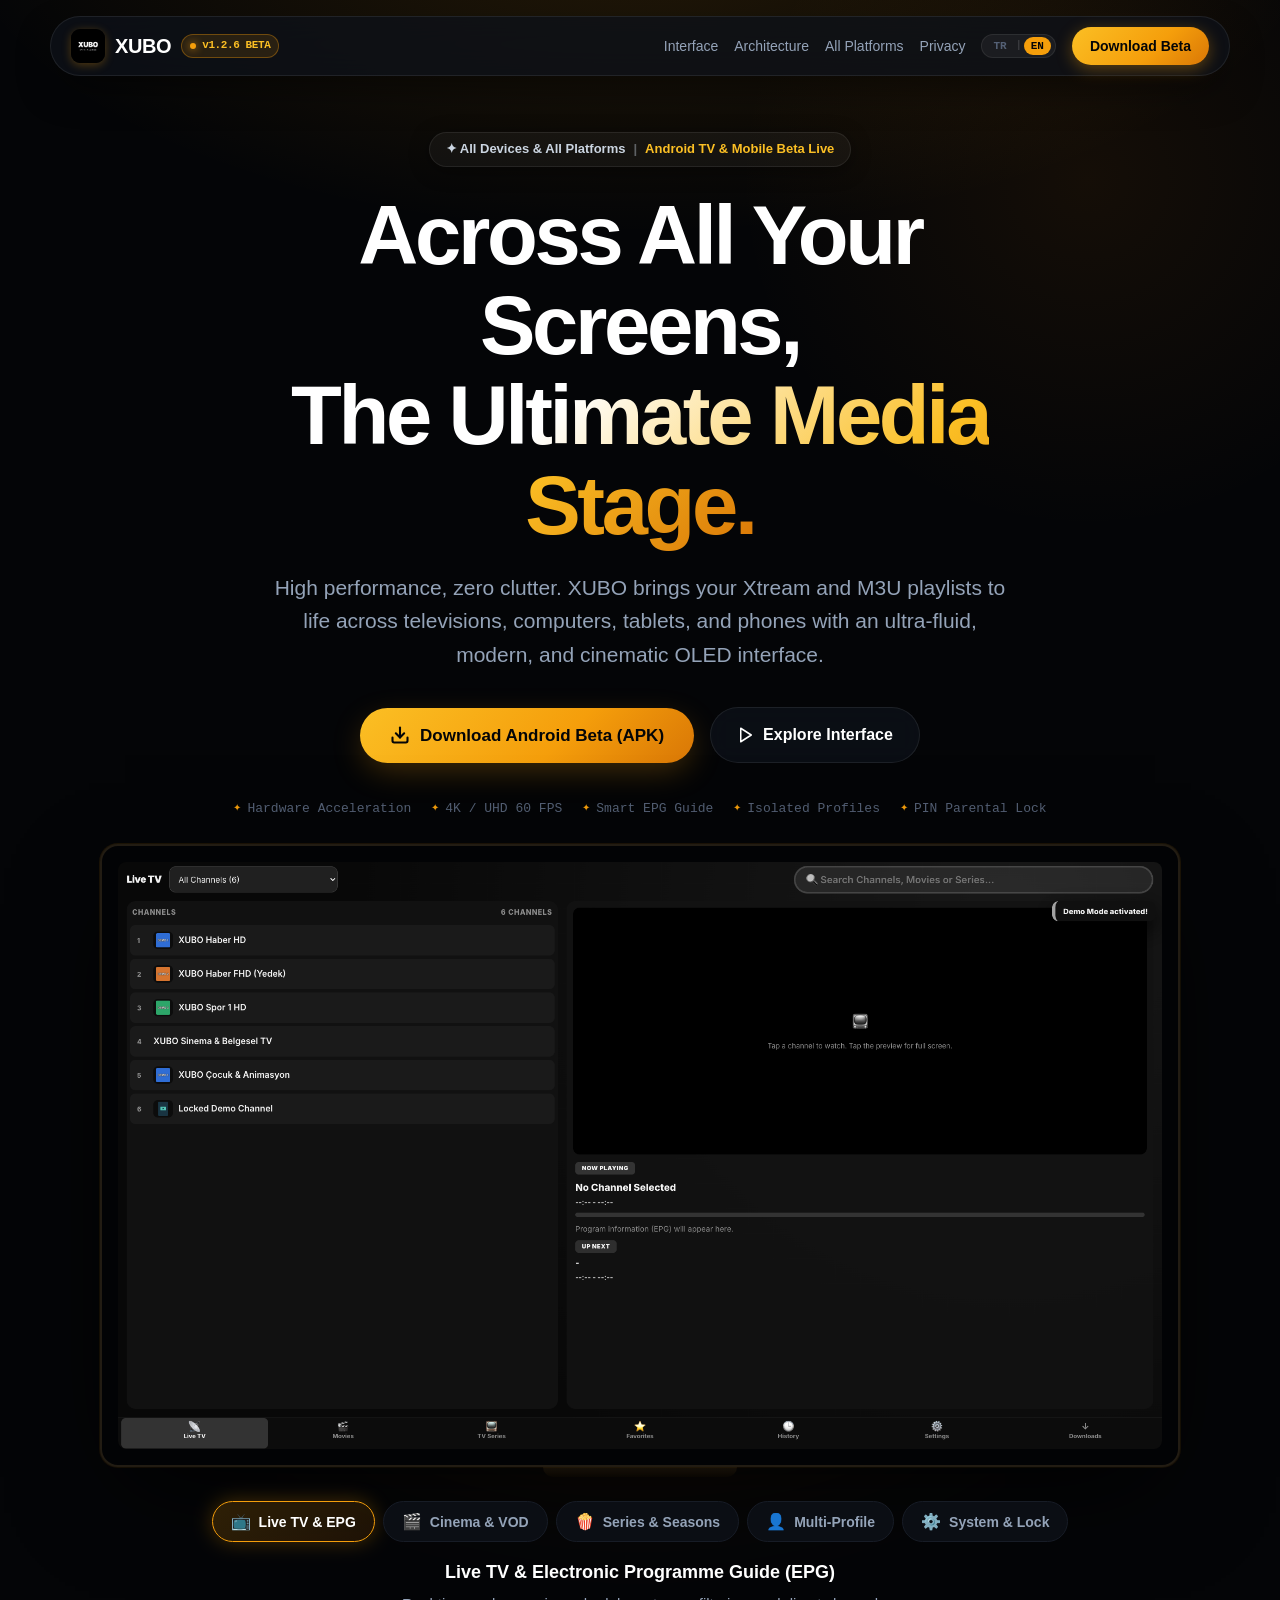
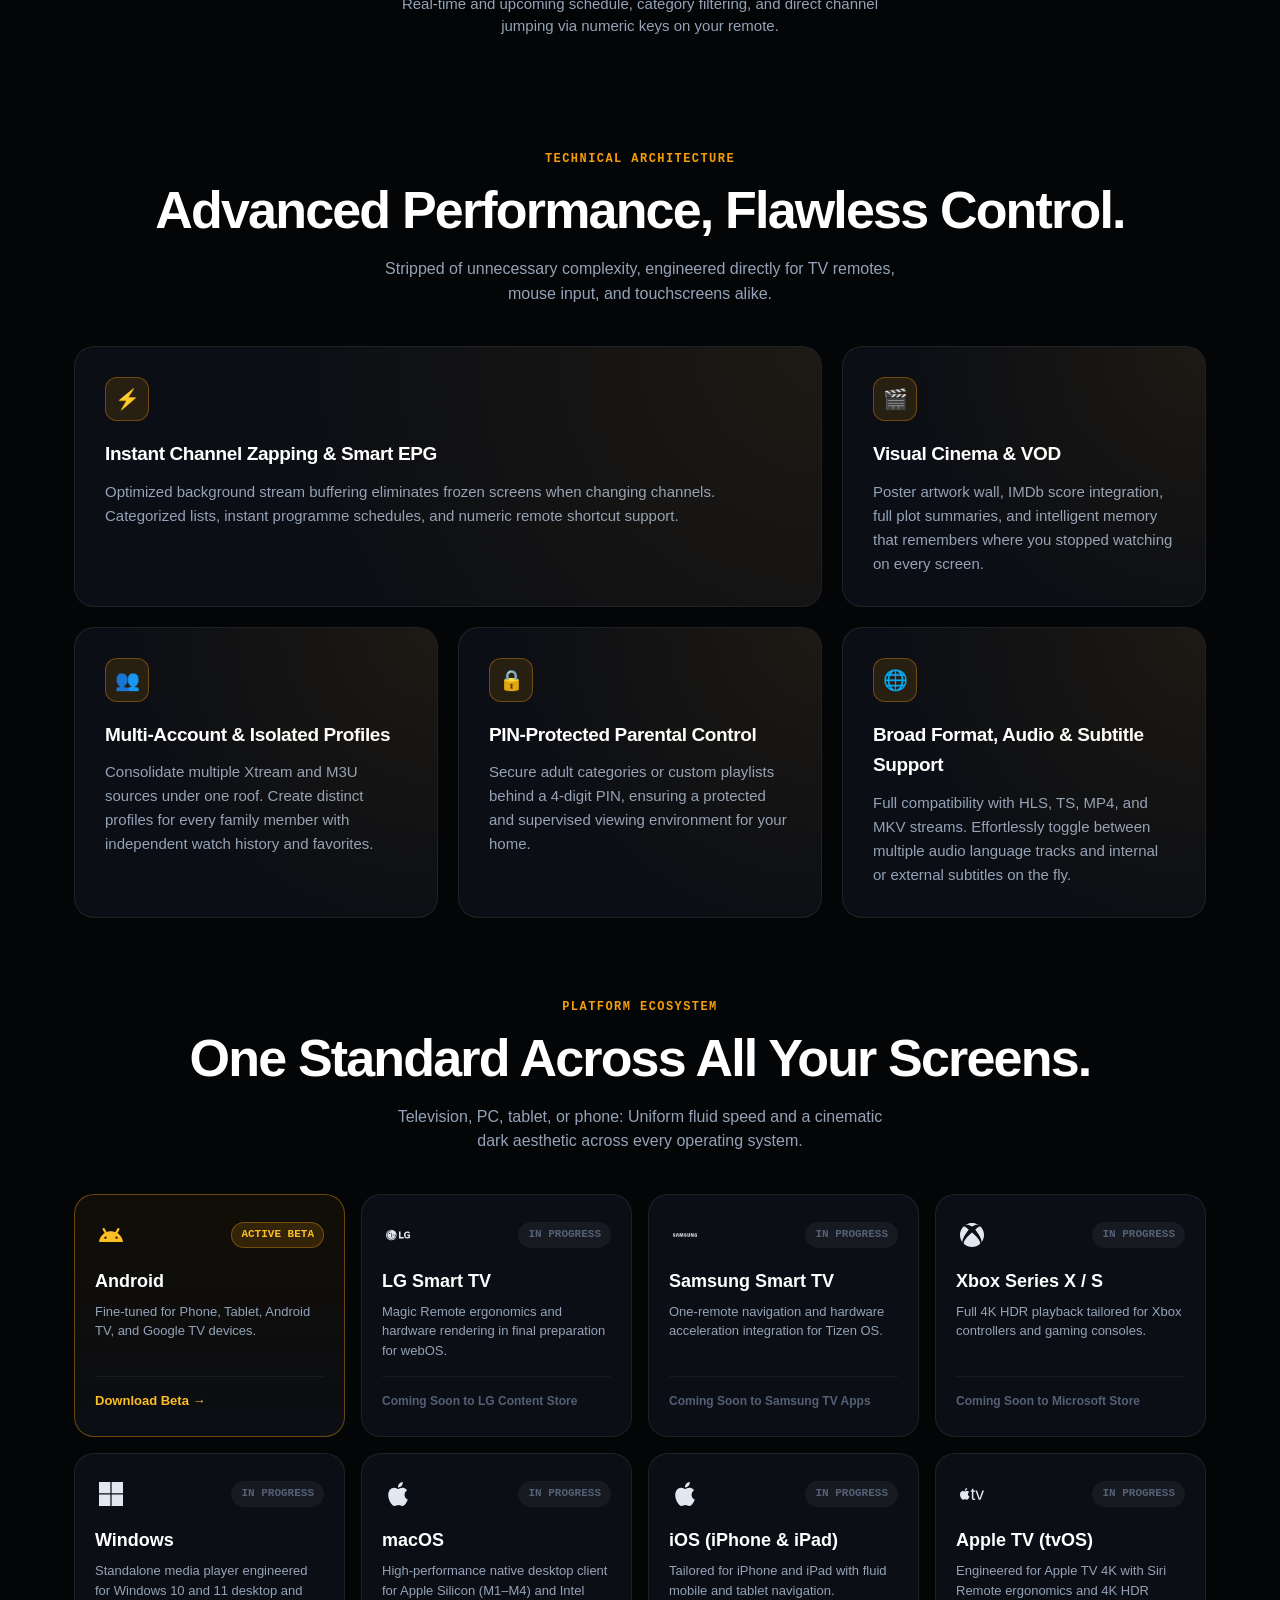
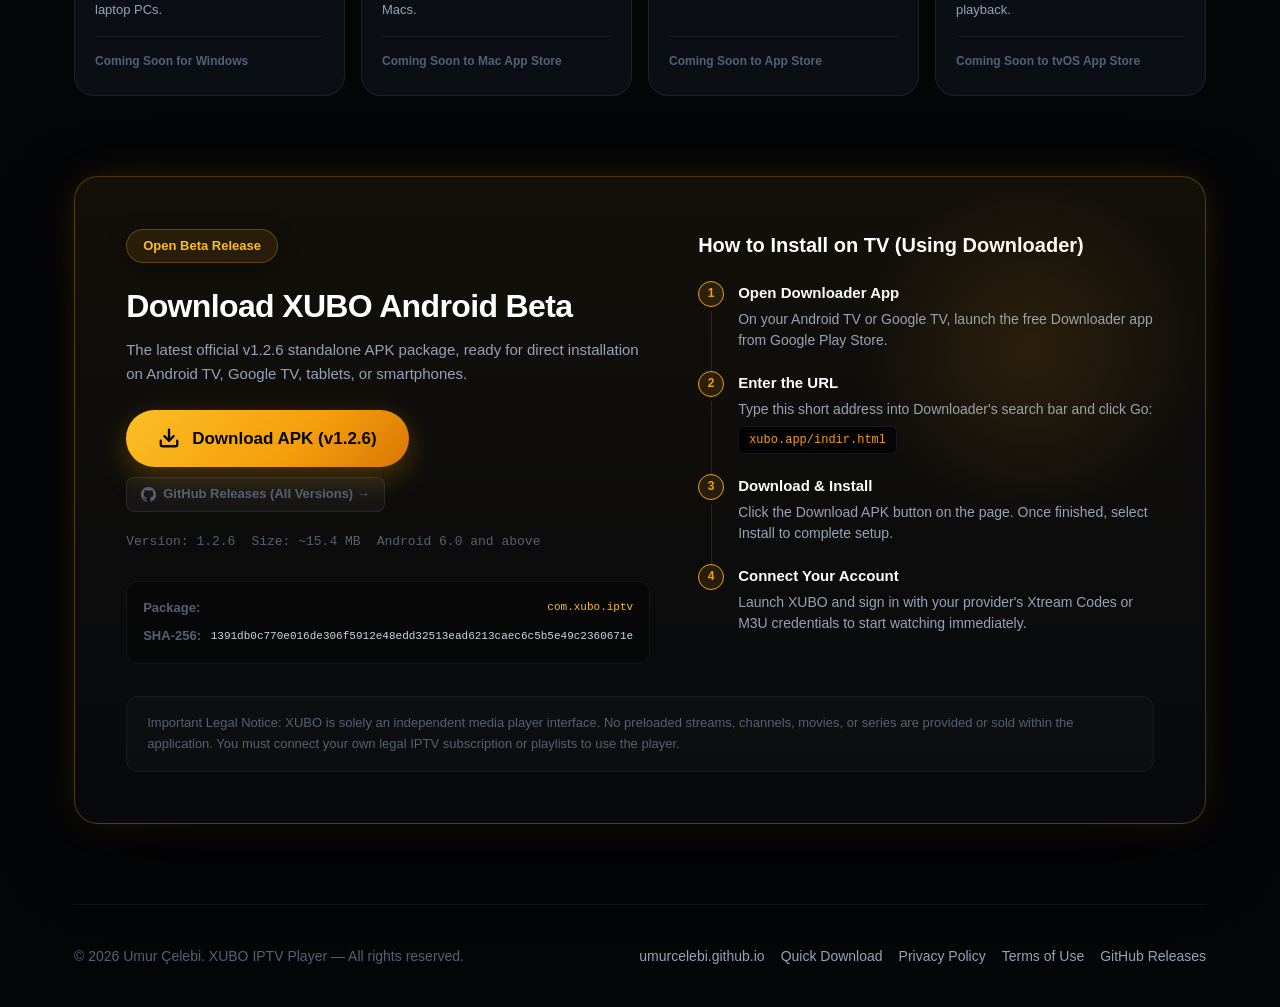
<file: index.html>
<!doctype html>
<html lang="tr">
<head>
  <meta charset="utf-8">
  <meta name="viewport" content="width=device-width, initial-scale=1">
  <script>
    (function() {
      var p = new URLSearchParams(window.location.search).get('lang');
      var l = p || localStorage.getItem('xubo_site_lang');
      if (!l) {
        var bl = (navigator.language || '').toLowerCase();
        l = bl.startsWith('tr') ? 'tr' : 'en';
      }
      if (l === 'en' || l === 'tr') {
        document.documentElement.lang = l;
      }
    })();
  </script>
  <title>XUBO — Tüm Ekranlarınız İçin Yeni Nesil IPTV Oynatıcı</title>
  <meta name="description" content="XUBO; televizyon, bilgisayar, tablet ve telefonda kendi IPTV aboneliğinizdeki canlı TV, film ve dizileri en yüksek performans ve sinematik koyu arayüzle oynatan bağımsız medya oynatıcısıdır.">
  <link rel="icon" href="favicon.png" type="image/png">
  <link rel="stylesheet" href="assets/css/xubo.css">
  <script src="assets/js/xubo.js" defer></script>
</head>
<body>

  <!-- Floating Capsule Navigation -->
  <div class="nav-wrapper">
    <header class="floating-nav">
      <a href="./" class="nav-brand" aria-label="XUBO">
        <img src="assets/img/xubo-icon.png" alt="XUBO Logo" width="34" height="34">
        <span>XUBO</span>
        <span class="pulse-indicator">
          <span class="pulse-dot" aria-hidden="true"></span>
          v1.2.6 BETA
        </span>
      </a>

      <nav class="nav-menu" aria-label="Menü">
        <a class="nav-opt" href="#ekranlar" data-i18n="nav_screens">Arayüz</a>
        <a class="nav-opt" href="#ozellikler" data-i18n="nav_architecture">Mimarisi</a>
        <a class="nav-opt" href="#ekosistem" data-i18n="nav_devices">Tüm Platformlar</a>
        <a class="nav-opt" href="privacy.html" data-i18n="nav_privacy">Gizlilik</a>

        <!-- Language Switcher -->
        <div class="lang-switcher" aria-label="Dil Seçimi">
          <button type="button" class="lang-btn is-active" data-lang="tr" aria-pressed="true">TR</button>
          <span class="lang-sep" aria-hidden="true">|</span>
          <button type="button" class="lang-btn" data-lang="en" aria-pressed="false">EN</button>
        </div>

        <a class="btn-nav-cta" href="#indir" data-i18n="nav_beta_cta">Beta İndir</a>
      </nav>
    </header>
  </div>

  <div class="wrap">
    <main id="icerik">
      <!-- 1. Theatrical Hero Stage -->
      <section class="hero-stage">
        <div class="hero-pill-badge">
          <span data-i18n="hero_badge">✦ Tüm Cihazlar & Tüm Platformlar</span>
          <span style="opacity: 0.4;">|</span>
          <span class="tag-highlight" data-i18n="hero_badge_sub">Android TV & Mobil Beta Yayında</span>
        </div>

        <h1>
          <span data-i18n="hero_h1_lead">Tüm Ekranlarınızda</span><br>
          <span class="gradient-text" data-i18n="hero_h1_grad">Kusursuz Medya Sahnesi.</span>
        </h1>

        <p class="hero-lead" data-i18n="hero_lead">
          Yüksek performans, sıfır karmaşa. XUBO; televizyondan bilgisayara, tabletten telefona tüm cihazlarınızda Xtream ve M3U oynatma listelerinizi ultra akıcı, modern ve sinematik bir OLED arayüzüyle buluşturan yeni nesil medya oynatıcısıdır.
        </p>

        <div class="hero-buttons">
          <a class="btn-glow-primary" href="#indir">
            <svg width="20" height="20" viewBox="0 0 24 24" fill="none" stroke="currentColor" stroke-width="2.5" stroke-linecap="round" stroke-linejoin="round" aria-hidden="true"><path d="M21 15v4a2 2 0 0 1-2 2H5a2 2 0 0 1-2-2v-4"></path><polyline points="7 10 12 15 17 10"></polyline><line x1="12" y1="15" x2="12" y2="3"></line></svg>
            <span data-i18n="hero_btn_dl">Android Beta Sürümünü İndir (APK)</span>
          </a>
          <a class="btn-glass-secondary" href="#ekranlar">
            <svg width="18" height="18" viewBox="0 0 24 24" fill="none" stroke="currentColor" stroke-width="2" stroke-linecap="round" stroke-linejoin="round" aria-hidden="true"><polygon points="5 3 19 12 5 21 5 3"></polygon></svg>
            <span data-i18n="hero_btn_explore">Arayüzü İncele</span>
          </a>
        </div>

        <div class="specs-ticker">
          <span data-i18n="spec_hw">Donanım Hızlandırma</span>
          <span data-i18n="spec_4k">4K / UHD 60 FPS</span>
          <span data-i18n="spec_epg">Akıllı EPG Rehberi</span>
          <span data-i18n="spec_multi">Çoklu Profil</span>
          <span data-i18n="spec_pin">PIN Ebeveyn Kilidi</span>
        </div>

        <!-- 2. Cinematic OLED Showcase -->
        <div class="showcase-stage" id="ekranlar">
          <div class="ambient-glow" aria-hidden="true"></div>

          <div class="oled-tv">
            <div class="tv-display">
              <img class="is-visible" data-screen="live" src="assets/img/screen-live.png" alt="XUBO Canlı TV ve EPG Program Rehberi" width="1920" height="1080">
              <img data-screen="vod" src="assets/img/screen-vod.png" alt="XUBO 4K VOD Sinema ve Film Kütüphanesi" width="1920" height="1080" loading="lazy">
              <img data-screen="series" src="assets/img/screen-series.png" alt="XUBO Dizi ve Sezon Takip Arayüzü" width="1920" height="1080" loading="lazy">
              <img data-screen="login" src="assets/img/screen-login.png" alt="XUBO Giriş ve Çoklu Profil Yönetimi" width="1920" height="1080" loading="lazy">
              <img data-screen="settings" src="assets/img/screen-settings.png" alt="XUBO Sistem Ayarları ve Ebeveyn Kilidi" width="1920" height="1080" loading="lazy">
            </div>
          </div>
          <div class="tv-pedestal" aria-hidden="true"></div>

          <!-- Dynamic Dock Switcher -->
          <div class="showcase-dock">
            <div class="dock-tabs" role="tablist" aria-label="Uygulama Ekranları">
              <button type="button" class="dock-btn is-active" role="tab" aria-selected="true" data-target="live">
                <span class="dock-icon">📺</span> <span data-i18n="tab_live">Canlı TV & EPG</span>
              </button>
              <button type="button" class="dock-btn" role="tab" aria-selected="false" data-target="vod">
                <span class="dock-icon">🎬</span> <span data-i18n="tab_vod">Sinema & VOD</span>
              </button>
              <button type="button" class="dock-btn" role="tab" aria-selected="false" data-target="series">
                <span class="dock-icon">🍿</span> <span data-i18n="tab_series">Dizi & Sezon</span>
              </button>
              <button type="button" class="dock-btn" role="tab" aria-selected="false" data-target="login">
                <span class="dock-icon">👤</span> <span data-i18n="tab_login">Çoklu Profil</span>
              </button>
              <button type="button" class="dock-btn" role="tab" aria-selected="false" data-target="settings">
                <span class="dock-icon">⚙️</span> <span data-i18n="tab_settings">Sistem & Kilit</span>
              </button>
            </div>

            <div class="dock-info" aria-live="polite">
              <h3 data-dock-title>Canlı TV ve Elektronik Program Rehberi (EPG)</h3>
              <p data-dock-desc>Anlık ve sıradaki yayın bilgisi, kategori bazlı filtreleme ve kumandadan doğrudan sayı ile kanal seçimi.</p>
            </div>
          </div>
        </div>
      </section>

      <!-- 3. Bento Grid Features Architecture -->
      <section id="ozellikler" aria-labelledby="h-ozellikler">
        <div class="section-header">
          <div class="section-eyebrow" data-i18n="bento_eyebrow">TEKNİK MİMARİ</div>
          <h2 class="section-heading" id="h-ozellikler" data-i18n="bento_h2">Gelişmiş Performans, Kusursuz Kontrol.</h2>
          <p class="section-desc" data-i18n="bento_desc">Gereksiz karmaşadan arındırılmış, televizyon kumandasından mobil dokunmatiğe kadar her cihaza özel ergonomi.</p>
        </div>

        <div class="bento-grid">
          <!-- Card 1: Wide 2 cols -->
          <div class="bento-card col-span-2">
            <div class="bento-icon-box" aria-hidden="true">⚡</div>
            <h3 data-i18n="bento_1_title">Anlık Kanal Değişimi ve Akıllı EPG</h3>
            <p data-i18n="bento_1_desc">Arka planda optimize edilen akış tamponlaması sayesinde kanal değiştirirken ekran donmaz. Kategorize edilmiş liste, anlık yayın akışı, program detayları ve sayı tuşlarıyla doğrudan kanal atlama desteği sunar.</p>
          </div>

          <!-- Card 2 -->
          <div class="bento-card">
            <div class="bento-icon-box" aria-hidden="true">🎬</div>
            <h3 data-i18n="bento_2_title">Görsel Sinema & VOD</h3>
            <p data-i18n="bento_2_desc">Film ve diziler için poster afiş duvarı, IMDb puanları, özet bilgileri ve kaldığınız saniyeyi her profilde bağımsız hatırlayan akıllı oynatıcı hafızası.</p>
          </div>

          <!-- Card 3 -->
          <div class="bento-card">
            <div class="bento-icon-box" aria-hidden="true">👥</div>
            <h3 data-i18n="bento_3_title">Çoklu Hesap ve Bağımsız Profiller</h3>
            <p data-i18n="bento_3_desc">Xtream ve M3U hesaplarınızı tek çatıda toplayın. Evdeki her aile üyesi için ayrı profil oluşturup favorileri ve geçmişi birbirinden ayırın.</p>
          </div>

          <!-- Card 4 -->
          <div class="bento-card">
            <div class="bento-icon-box" aria-hidden="true">🔒</div>
            <h3 data-i18n="bento_4_title">PIN Korumalı Ebeveyn Kilidi</h3>
            <p data-i18n="bento_4_desc">Yetişkin kategorileri ya da özel listeleri 4 haneli güvenli PIN şifresiyle kilitleyin; aileniz için her zaman güvenli ve denetimli bir izleme ortamı sağlayın.</p>
          </div>

          <!-- Card 5 -->
          <div class="bento-card">
            <div class="bento-icon-box" aria-hidden="true">🌐</div>
            <h3 data-i18n="bento_5_title">Geniş Format ve Ses/Altyazı Desteği</h3>
            <p data-i18n="bento_5_desc">HLS, TS, MP4 ve MKV kapsayıcıları ile tam uyum. Yayın anında çoklu ses dilleri ve harici altyazılar arasında tek dokunuşla geçiş yapabilme imkanı.</p>
          </div>
        </div>
      </section>

      <!-- 4. Ecosystem & Platform Matrix (8 Platforms) -->
      <section id="ekosistem" aria-labelledby="h-ekosistem">
        <div class="section-header">
          <div class="section-eyebrow" data-i18n="eco_eyebrow">PLATFORM EKOSİSTEMİ</div>
          <h2 class="section-heading" id="h-ekosistem" data-i18n="eco_h2">Tüm Ekranlarınızda Tek Standart.</h2>
          <p class="section-desc" data-i18n="eco_desc">Televizyon, bilgisayar, tablet ve telefon: Farklı işletim sistemlerinde aynı tutarlı hız ve sinematik koyu arayüz.</p>
        </div>

        <div class="ecosystem-grid">
          <!-- 1. Android (Active Beta) -->
          <div class="eco-card eco-active">
            <div>
              <div class="eco-head">
                <span class="eco-icon" aria-label="Android"><svg viewBox="0 0 24 24" fill="currentColor" aria-hidden="true"><path d="M18.4395 5.5586c-.675 1.1664-1.352 2.3318-2.0274 3.498-.0366-.0155-.0742-.0286-.1113-.043-1.8249-.6957-3.484-.8-4.42-.787-1.8551.0185-3.3544.4643-4.2597.8203-.084-.1494-1.7526-3.021-2.0215-3.4864a1.1451 1.1451 0 0 0-.1406-.1914c-.3312-.364-.9054-.4859-1.379-.203-.475.282-.7136.9361-.3886 1.5019 1.9466 3.3696-.0966-.2158 1.9473 3.3593.0172.031-.4946.2642-1.3926 1.0177C2.8987 12.176.452 14.772 0 18.9902h24c-.119-1.1108-.3686-2.099-.7461-3.0683-.7438-1.9118-1.8435-3.2928-2.7402-4.1836a12.1048 12.1048 0 0 0-2.1309-1.6875c.6594-1.122 1.312-2.2559 1.9649-3.3848.2077-.3615.1886-.7956-.0079-1.1191a1.1001 1.1001 0 0 0-.8515-.5332c-.5225-.0536-.9392.3128-1.0488.5449zm-.0391 8.461c.3944.5926.324 1.3306-.1563 1.6503-.4799.3197-1.188.0985-1.582-.4941-.3944-.5927-.324-1.3307.1563-1.6504.4727-.315 1.1812-.1086 1.582.4941zM7.207 13.5273c.4803.3197.5506 1.0577.1563 1.6504-.394.5926-1.1038.8138-1.584.4941-.48-.3197-.5503-1.0577-.1563-1.6504.4008-.6021 1.1087-.8106 1.584-.4941z"/></svg></span>
                <span class="eco-pill pill-live" data-i18n="eco_android_badge">Aktif Beta</span>
              </div>
              <h3 data-i18n="eco_android_title">Android</h3>
              <p class="eco-desc" data-i18n="eco_android_desc">Telefon, Tablet, Android TV ve Google TV cihazları için optimize edildi.</p>
            </div>
            <div class="eco-footer">
              <a href="#indir" data-i18n="eco_android_cta">
                Beta Sürümünü İndir →
              </a>
            </div>
          </div>

          <!-- 2. LG webOS -->
          <div class="eco-card">
            <div>
              <div class="eco-head">
                <span class="eco-icon" aria-label="LG Smart TV"><svg viewBox="0 0 24 24" fill="currentColor" aria-hidden="true"><path d="M14.522 14.078h3.27v1.33h-4.847v-6.83h1.577v5.5zm6.74-1.274h1.284v1.195c-.236.09-.698.18-1.137.18-1.42 0-1.893-.721-1.893-2.186 0-1.398.45-2.221 1.869-2.221.791 0 1.24.248 1.612.722l.982-.903c-.6-.855-1.646-1.114-2.629-1.114-2.208 0-3.368 1.205-3.368 3.504 0 2.288 1.047 3.528 3.358 3.528 1.06 0 2.096-.27 2.66-.665V11.53h-2.739v1.274zM5.291 6.709a5.29 5.29 0 1 1 0 10.582 5.291 5.291 0 1 1 0-10.582m3.16 8.457a4.445 4.445 0 0 0 1.31-3.161v-.242l-.22.001H6.596v.494h2.662l-.001.015a3.985 3.985 0 0 1-3.965 3.708 3.95 3.95 0 0 1-2.811-1.165 3.952 3.952 0 0 1-1.164-2.811c0-1.061.414-2.059 1.164-2.81a3.951 3.951 0 0 1 2.81-1.164l.252.003v-.495l-.251-.003a4.475 4.475 0 0 0-4.47 4.469c0 1.194.465 2.316 1.309 3.161a4.444 4.444 0 0 0 3.16 1.31 4.444 4.444 0 0 0 3.162-1.31m-2.91-1.297V9.644H5.04v4.72h1.556v-.495H5.543zm-1.265-3.552a.676.676 0 1 0-.675.674.676.676 0 0 0 .675-.674"/></svg></span>
                <span class="eco-pill pill-soon" data-i18n="eco_lg_badge">Hazırlanıyor</span>
              </div>
              <h3 data-i18n="eco_lg_title">LG Smart TV</h3>
              <p class="eco-desc" data-i18n="eco_lg_desc">webOS platformu için Magic Remote kumanda optimizasyonları tamamlanıyor.</p>
            </div>
            <div class="eco-footer">
              <span class="soon-label" data-i18n="eco_lg_status">Yakında LG Content Store'da</span>
            </div>
          </div>

          <!-- 3. Samsung Tizen OS -->
          <div class="eco-card">
            <div>
              <div class="eco-head">
                <span class="eco-icon" aria-label="Samsung Smart TV"><svg viewBox="0 0 24 24" fill="currentColor" aria-hidden="true"><path d="M19.8166 10.2808l.0459 2.6934h-.023l-.7793-2.6934h-1.2837v3.3925h.8481l-.0458-2.785h.023l.8366 2.785h1.2264v-3.3925zm-16.149 0l-.6418 3.427h.9284l.4699-3.1175h.0229l.4585 3.1174h.9169l-.6304-3.4269zm5.1805 0l-.424 2.6132h-.023l-.424-2.6132H6.5788l-.0688 3.427h.8596l.023-3.0832h.0114l.573 3.0831h.8711l.5731-3.083h.023l.0228 3.083h.8596l-.0802-3.4269zm-7.2664 2.4527c.0343.0802.0229.1949.0114.2522-.0229.1146-.1031.2292-.3324.2292-.2177 0-.3438-.126-.3438-.3095v-.3323H0v.2636c0 .7679.6074.9971 1.2493.9971.6189 0 1.1346-.2178 1.2149-.7794.0458-.298.0114-.4928 0-.5616-.1605-.722-1.467-.9283-1.5588-1.3295-.0114-.0688-.0114-.1375 0-.1834.023-.1146.1032-.2292.3095-.2292.2063 0 .321.126.321.3095v.2063h.8595v-.2407c0-.745-.6762-.8596-1.1576-.8596-.6074 0-1.1117.2063-1.2034.7564-.023.149-.0344.2866.0114.4585.1376.7106 1.364.9169 1.5358 1.3524m11.152 0c.0343.0803.0228.1834.0114.2522-.023.1146-.1032.2292-.3324.2292-.2178 0-.3438-.126-.3438-.3095v-.3323h-.917v.2636c0 .7564.596.9857 1.2379.9857.6189 0 1.1232-.2063 1.2034-.7794.0459-.298.0115-.4814 0-.5616-.1375-.7106-1.4327-.9284-1.5243-1.318-.0115-.0688-.0115-.1376 0-.1835.0229-.1146.1031-.2292.3094-.2292.1948 0 .321.126.321.3095v.2063h.848v-.2407c0-.745-.6647-.8596-1.146-.8596-.6075 0-1.1004.1948-1.192.7564-.023.149-.023.2866.0114.4585.1376.7106 1.341.9054 1.513 1.3524m2.8882.4585c.2407 0 .3094-.1605.3323-.2522.0115-.0343.0115-.0917.0115-.126v-2.533h.871v2.4642c0 .0688 0 .1948-.0114.2292-.0573.6419-.5616.8482-1.192.8482-.6303 0-1.1346-.2063-1.192-.8482 0-.0344-.0114-.1604-.0114-.2292v-2.4642h.871v2.533c0 .0458 0 .0916.0115.126 0 .0917.0688.2522.3095.2522m7.1518-.0344c.2522 0 .3324-.1605.3553-.2522.0115-.0343.0115-.0917.0115-.126v-.4929h-.3553v-.5043H24v.917c0 .0687 0 .1145-.0115.2292-.0573.6303-.596.8481-1.2034.8481-.6075 0-1.1461-.2178-1.2034-.8481-.0115-.1147-.0115-.1605-.0115-.2293v-1.444c0-.0574.0115-.172.0115-.2293.0802-.6419.596-.8482 1.2034-.8482s1.1347.2063 1.2034.8482c.0115.1031.0115.2292.0115.2292v.1146h-.8596v-.1948s0-.0803-.0115-.1261c-.0114-.0802-.0802-.2521-.3438-.2521-.2521 0-.321.1604-.3438.2521-.0115.0458-.0115.1032-.0115.1605v1.5702c0 .0458 0 .0916.0115.126 0 .0917.0917.2522.3323.2522"/></svg></span>
                <span class="eco-pill pill-soon" data-i18n="eco_samsung_badge">Hazırlanıyor</span>
              </div>
              <h3 data-i18n="eco_samsung_title">Samsung Smart TV</h3>
              <p class="eco-desc" data-i18n="eco_samsung_desc">Tizen OS için tek kumanda ergonomisi ve donanım hızlandırma entegrasyonu.</p>
            </div>
            <div class="eco-footer">
              <span class="soon-label" data-i18n="eco_samsung_status">Yakında Samsung Smart TV Mağazası'nda</span>
            </div>
          </div>

          <!-- 4. Xbox Series X / S -->
          <div class="eco-card">
            <div>
              <div class="eco-head">
                <span class="eco-icon" aria-label="Xbox"><svg viewBox="0 0 24 24" fill="currentColor" aria-hidden="true"><path d="M4.102 21.033C6.211 22.881 8.977 24 12 24c3.026 0 5.789-1.119 7.902-2.967 1.877-1.912-4.316-8.709-7.902-11.417-3.582 2.708-9.779 9.505-7.898 11.417zm11.16-14.406c2.5 2.961 7.484 10.313 6.076 12.912C23.002 17.48 24 14.861 24 12.004c0-3.34-1.365-6.362-3.57-8.536 0 0-.027-.022-.082-.042-.063-.022-.152-.045-.281-.045-.592 0-1.985.434-4.805 3.246zM3.654 3.426c-.057.02-.082.041-.086.042C1.365 5.642 0 8.664 0 12.004c0 2.854.998 5.473 2.661 7.533-1.401-2.605 3.579-9.951 6.08-12.91-2.82-2.813-4.216-3.245-4.806-3.245-.131 0-.223.021-.281.046v-.002zM12 3.551S9.055 1.828 6.755 1.746c-.903-.033-1.454.295-1.521.339C7.379.646 9.659 0 11.984 0H12c2.334 0 4.605.646 6.766 2.085-.068-.046-.615-.372-1.52-.339C14.946 1.828 12 3.545 12 3.545v.006z"/></svg></span>
                <span class="eco-pill pill-soon" data-i18n="eco_xbox_badge">Hazırlanıyor</span>
              </div>
              <h3 data-i18n="eco_xbox_title">Xbox Series X / S</h3>
              <p class="eco-desc" data-i18n="eco_xbox_desc">Xbox oyun kumandası ile tam uyumlu 4K HDR oynatma deneyimi.</p>
            </div>
            <div class="eco-footer">
              <span class="soon-label" data-i18n="eco_xbox_status">Yakında Microsoft Store'da</span>
            </div>
          </div>

          <!-- 5. Windows -->
          <div class="eco-card">
            <div>
              <div class="eco-head">
                <span class="eco-icon" aria-label="Windows"><svg viewBox="0 0 24 24" fill="currentColor" aria-hidden="true"><path d="M0 0h11.377v11.372H0zm12.623 0H24v11.372H12.623zM0 12.623h11.377V24H0zm12.623 0H24V24H12.623z"/></svg></span>
                <span class="eco-pill pill-soon" data-i18n="eco_windows_badge">Hazırlanıyor</span>
              </div>
              <h3 data-i18n="eco_windows_title">Windows</h3>
              <p class="eco-desc" data-i18n="eco_windows_desc">Windows 10 ve 11 masaüstü ve dizüstü bilgisayarlar için bağımsız oynatıcı uygulaması.</p>
            </div>
            <div class="eco-footer">
              <span class="soon-label" data-i18n="eco_windows_status">Yakında Windows İçin Yayında</span>
            </div>
          </div>

          <!-- 6. macOS -->
          <div class="eco-card">
            <div>
              <div class="eco-head">
                <span class="eco-icon" aria-label="Apple macOS"><svg viewBox="0 0 24 24" fill="currentColor" aria-hidden="true"><path d="M12.152 6.896c-.948 0-2.415-1.078-3.96-1.04-2.04.027-3.91 1.183-4.961 3.014-2.117 3.675-.546 9.103 1.519 12.09 1.013 1.454 2.208 3.09 3.792 3.039 1.52-.065 2.09-.987 3.935-.987 1.831 0 2.35.987 3.96.948 1.637-.026 2.676-1.48 3.676-2.948 1.156-1.688 1.636-3.325 1.662-3.415-.039-.013-3.182-1.221-3.22-4.857-.026-3.04 2.48-4.494 2.597-4.559-1.429-2.09-3.623-2.324-4.39-2.376-2-.156-3.675 1.09-4.61 1.09zM15.53 3.83c.843-1.012 1.4-2.427 1.245-3.83-1.207.052-2.662.805-3.532 1.818-.78.896-1.454 2.338-1.273 3.714 1.338.104 2.715-.688 3.559-1.701"/></svg></span>
                <span class="eco-pill pill-soon" data-i18n="eco_macos_badge">Hazırlanıyor</span>
              </div>
              <h3 data-i18n="eco_macos_title">macOS</h3>
              <p class="eco-desc" data-i18n="eco_macos_desc">Apple Silicon (M1/M2/M3/M4) ve Intel Mac cihazları için yüksek performanslı masaüstü arayüzü.</p>
            </div>
            <div class="eco-footer">
              <span class="soon-label" data-i18n="eco_macos_status">Yakında Mac App Store'da</span>
            </div>
          </div>

          <!-- 7. iOS (iPhone & iPad) -->
          <div class="eco-card">
            <div>
              <div class="eco-head">
                <span class="eco-icon" aria-label="Apple iOS"><svg viewBox="0 0 24 24" fill="currentColor" aria-hidden="true"><path d="M12.152 6.896c-.948 0-2.415-1.078-3.96-1.04-2.04.027-3.91 1.183-4.961 3.014-2.117 3.675-.546 9.103 1.519 12.09 1.013 1.454 2.208 3.09 3.792 3.039 1.52-.065 2.09-.987 3.935-.987 1.831 0 2.35.987 3.96.948 1.637-.026 2.676-1.48 3.676-2.948 1.156-1.688 1.636-3.325 1.662-3.415-.039-.013-3.182-1.221-3.22-4.857-.026-3.04 2.48-4.494 2.597-4.559-1.429-2.09-3.623-2.324-4.39-2.376-2-.156-3.675 1.09-4.61 1.09zM15.53 3.83c.843-1.012 1.4-2.427 1.245-3.83-1.207.052-2.662.805-3.532 1.818-.78.896-1.454 2.338-1.273 3.714 1.338.104 2.715-.688 3.559-1.701"/></svg></span>
                <span class="eco-pill pill-soon" data-i18n="eco_ios_badge">Hazırlanıyor</span>
              </div>
              <h3 data-i18n="eco_ios_title">iOS (iPhone & iPad)</h3>
              <p class="eco-desc" data-i18n="eco_ios_desc">iPhone ve iPad ekranları için optimize edilmiş, akıcı mobil ve tablet deneyimi.</p>
            </div>
            <div class="eco-footer">
              <span class="soon-label" data-i18n="eco_ios_status">Yakında App Store'da</span>
            </div>
          </div>

          <!-- 8. Apple TV (tvOS) -->
          <div class="eco-card">
            <div>
              <div class="eco-head">
                <span class="eco-icon" aria-label="Apple TV"><svg viewBox="0 0 24 24" fill="currentColor" aria-hidden="true"><path d="M20.57 17.735h-1.815l-3.34-9.203h1.633l2.02 5.987c.075.231.273.9.586 2.012l.297-.997.33-1.006 2.094-6.004H24zm-5.344-.066a5.76 5.76 0 0 1-1.55.207c-1.23 0-1.84-.693-1.84-2.087V9.646h-1.063V8.532h1.121V7.081l1.476-.602v2.062h1.707v1.113H13.38v5.805c0 .446.074.75.214.932.14.182.396.264.75.264.207 0 .495-.041.883-.115zm-7.29-5.343c.017 1.764 1.55 2.358 1.567 2.366-.017.042-.248.842-.808 1.658-.487.71-.99 1.418-1.79 1.435-.783.016-1.03-.462-1.93-.462-.89 0-1.17.445-1.913.478-.758.025-1.344-.775-1.838-1.484-.998-1.451-1.765-4.098-.734-5.88.51-.89 1.426-1.451 2.416-1.46.75-.016 1.468.512 1.93.512.461 0 1.327-.627 2.234-.536.38.016 1.452.157 2.136 1.154-.058.033-1.278.743-1.27 2.219M6.468 7.988c.404-.495.685-1.18.61-1.864-.585.025-1.294.388-1.723.883-.38.437-.71 1.138-.619 1.806.652.05 1.328-.338 1.732-.825Z"/></svg></span>
                <span class="eco-pill pill-soon" data-i18n="eco_appletv_badge">Hazırlanıyor</span>
              </div>
              <h3 data-i18n="eco_appletv_title">Apple TV (tvOS)</h3>
              <p class="eco-desc" data-i18n="eco_appletv_desc">tvOS ve Apple TV 4K için Siri Remote kumanda uyumu ve 4K HDR yayın deneyimi.</p>
            </div>
            <div class="eco-footer">
              <span class="soon-label" data-i18n="eco_appletv_status">Yakında tvOS App Store'da</span>
            </div>
          </div>
        </div>
      </section>

      <!-- 5. Monolith Download Hub -->
      <section id="indir" aria-labelledby="h-indir">
        <div class="download-hub">
          <div class="hub-layout">
            <!-- Left: Download Hero & Verification -->
            <div class="hub-hero">
              <div class="hero-pill-badge" style="background: rgba(245, 158, 11, 0.1); border-color: rgba(245, 158, 11, 0.3); color: var(--amber-bright);" data-i18n="hub_badge">
                Açık Beta Dağıtımı
              </div>
              <h3 id="h-indir" data-i18n="hub_h3">XUBO Android Beta'yı İndirin</h3>
              <p data-i18n="hub_lead">
                Android TV, Google TV, tablet veya akıllı telefonunuza doğrudan kurabileceğiniz en güncel v1.2.6 resmi APK paketidir.
              </p>

              <a class="btn-download-hero" href="downloads/xubo-iptv.apk" download="xubo-iptv.apk">
                <svg width="22" height="22" viewBox="0 0 24 24" fill="none" stroke="currentColor" stroke-width="2.5" stroke-linecap="round" stroke-linejoin="round" aria-hidden="true"><path d="M21 15v4a2 2 0 0 1-2 2H5a2 2 0 0 1-2-2v-4"></path><polyline points="7 10 12 15 17 10"></polyline><line x1="12" y1="15" x2="12" y2="3"></line></svg>
                <span data-i18n="hub_btn">APK'yı İndir (v1.2.6)</span>
              </a>

              <div style="margin-top: 10px;">
                <a href="https://github.com/umurcelebi/xubo/releases" target="_blank" rel="noopener" style="display: inline-flex; align-items: center; gap: 7px; color: var(--text-dim); font-size: 13px; font-weight: 600; text-decoration: none; padding: 6px 14px; border-radius: 8px; background: rgba(255, 255, 255, 0.04); border: 1px solid rgba(255, 255, 255, 0.08); transition: all 0.2s ease;">
                  <svg width="15" height="15" viewBox="0 0 24 24" fill="currentColor" aria-hidden="true"><path d="M12 0C5.37 0 0 5.37 0 12c0 5.31 3.435 9.795 8.205 11.385.6.105.825-.255.825-.57 0-.285-.015-1.23-.015-2.235-3.015.555-3.795-.735-4.035-1.41-.135-.345-.72-1.41-1.23-1.695-.42-.225-1.02-.78-.015-.795.945-.015 1.62.87 1.845 1.23 1.08 1.815 2.805 1.305 3.495.99.105-.78.42-1.305.765-1.605-2.67-.3-5.46-1.335-5.46-5.925 0-1.305.465-2.385 1.23-3.225-.12-.3-.54-1.53.12-3.18 0 0 1.005-.315 3.3 1.23.96-.27 1.98-.405 3-.405s2.04.135 3 .405c2.295-1.56 3.3-1.23 3.3-1.23.66 1.65.24 2.88.12 3.18.765.84 1.23 1.905 1.23 3.225 0 4.605-2.805 5.625-5.475 5.925.435.375.81 1.095.81 2.22 0 1.605-.015 2.895-.015 3.3 0 .315.225.69.825.57A12.02 12.02 0 0024 12c0-6.63-5.37-12-12-12z"/></svg>
                  <span data-i18n="hub_github_releases">GitHub Releases (Tüm Sürümler) →</span>
                </a>
              </div>

              <div class="apk-specs">
                <span data-i18n="hub_spec_ver">Sürüm: 1.2.6</span>
                <span data-i18n="hub_spec_size">Boyut: ~15.4 MB</span>
                <span data-i18n="hub_spec_req">Android 6.0 ve üzeri</span>
              </div>

              <!-- Cryptographic Hash Verification -->
              <div class="security-card">
                <div class="hash-row">
                  <span style="color: var(--text-dim); font-weight: 600;" data-i18n="hub_pkg">Paket:</span>
                  <code style="color: var(--amber-bright);">com.xubo.iptv</code>
                </div>
                <div class="hash-row" style="margin-top: 8px;">
                  <span style="color: var(--text-dim); font-weight: 600;" data-i18n="hub_hash">SHA-256:</span>
                  <code>1391db0c770e016de306f5912e48edd32513ead6213caec6c5b5e49c2360671e</code>
                </div>
              </div>
            </div>

            <!-- Right: Fast TV Installation Timeline -->
            <div>
              <h4 style="font-size: 20px; font-weight: 750; color: var(--text-primary); margin: 0 0 20px;" data-i18n="hub_guide_title">
                Televizyona Kurulum (Downloader ile)
              </h4>

              <ol class="timeline-guide">
                <li>
                  <h4 data-i18n="hub_step_1_title">Downloader Uygulamasını Açın</h4>
                  <p data-i18n="hub_step_1_desc">Android TV veya Google TV cihazınızda Google Play Store'dan ücretsiz Downloader uygulamasını açın.</p>
                </li>
                <li>
                  <h4 data-i18n="hub_step_2_title">Adresi Yazın</h4>
                  <p><span data-i18n="hub_step_2_desc">Downloader arama çubuğuna şu kısa adresi girip kumandadan Go butonuna basın:</span><br>
                    <span class="fast-url">xubo.app/indir.html</span>
                  </p>
                </li>
                <li>
                  <h4 data-i18n="hub_step_3_title">İndirin ve Yükleyin</h4>
                  <p data-i18n="hub_step_3_desc">Açılan sayfada APK'yı İndir seçeneğine tıklayın. İndirme bittiğinde Yükle (Install) butonuna basarak kurulumu tamamlayın.</p>
                </li>
                <li>
                  <h4 data-i18n="hub_step_4_title">Hesabınızı Ekleyin</h4>
                  <p data-i18n="hub_step_4_desc">Uygulamayı açıp IPTV sağlayıcınızın Xtream Codes veya M3U bağlantı bilgileriyle anında izlemeye başlayın.</p>
                </li>
              </ol>
            </div>
          </div>

          <!-- Legal Disclaimer -->
          <div class="legal-box" data-i18n="legal_text">
            Önemli Yasal Bilgilendirme: XUBO yalnızca bağımsız bir medya oynatıcı arayüzüdür. Uygulama içerisinde hazır yayın, kanal, film veya dizi bulunmaz ve satılmaz. Hizmetten yararlanmak için kendi yasal IPTV aboneliğinizi kullanmanız gerekir.
          </div>
        </div>
      </section>
    </main>

    <!-- Global Footer -->
    <footer class="global-footer">
      <div class="footer-inner">
        <div data-i18n="footer_copy">
          © 2026 Umur Çelebi. XUBO IPTV Player — Tüm hakları saklıdır.
        </div>
        <div class="footer-links">
          <a href="https://umurcelebi.github.io/" target="_blank" rel="noopener">umurcelebi.github.io</a>
          <a href="indir.html" data-i18n="footer_quick_dl">Hızlı İndirme</a>
          <a href="privacy.html" data-i18n="footer_privacy">Gizlilik Politikası</a>
          <a href="terms.html" data-i18n="footer_terms">Kullanım Koşulları</a>
          <a href="https://github.com/umurcelebi/xubo/releases" target="_blank" rel="noopener" data-i18n="footer_github">GitHub Sürümleri</a>
        </div>
      </div>
    </footer>
  </div>

</body>
</html>
</file>
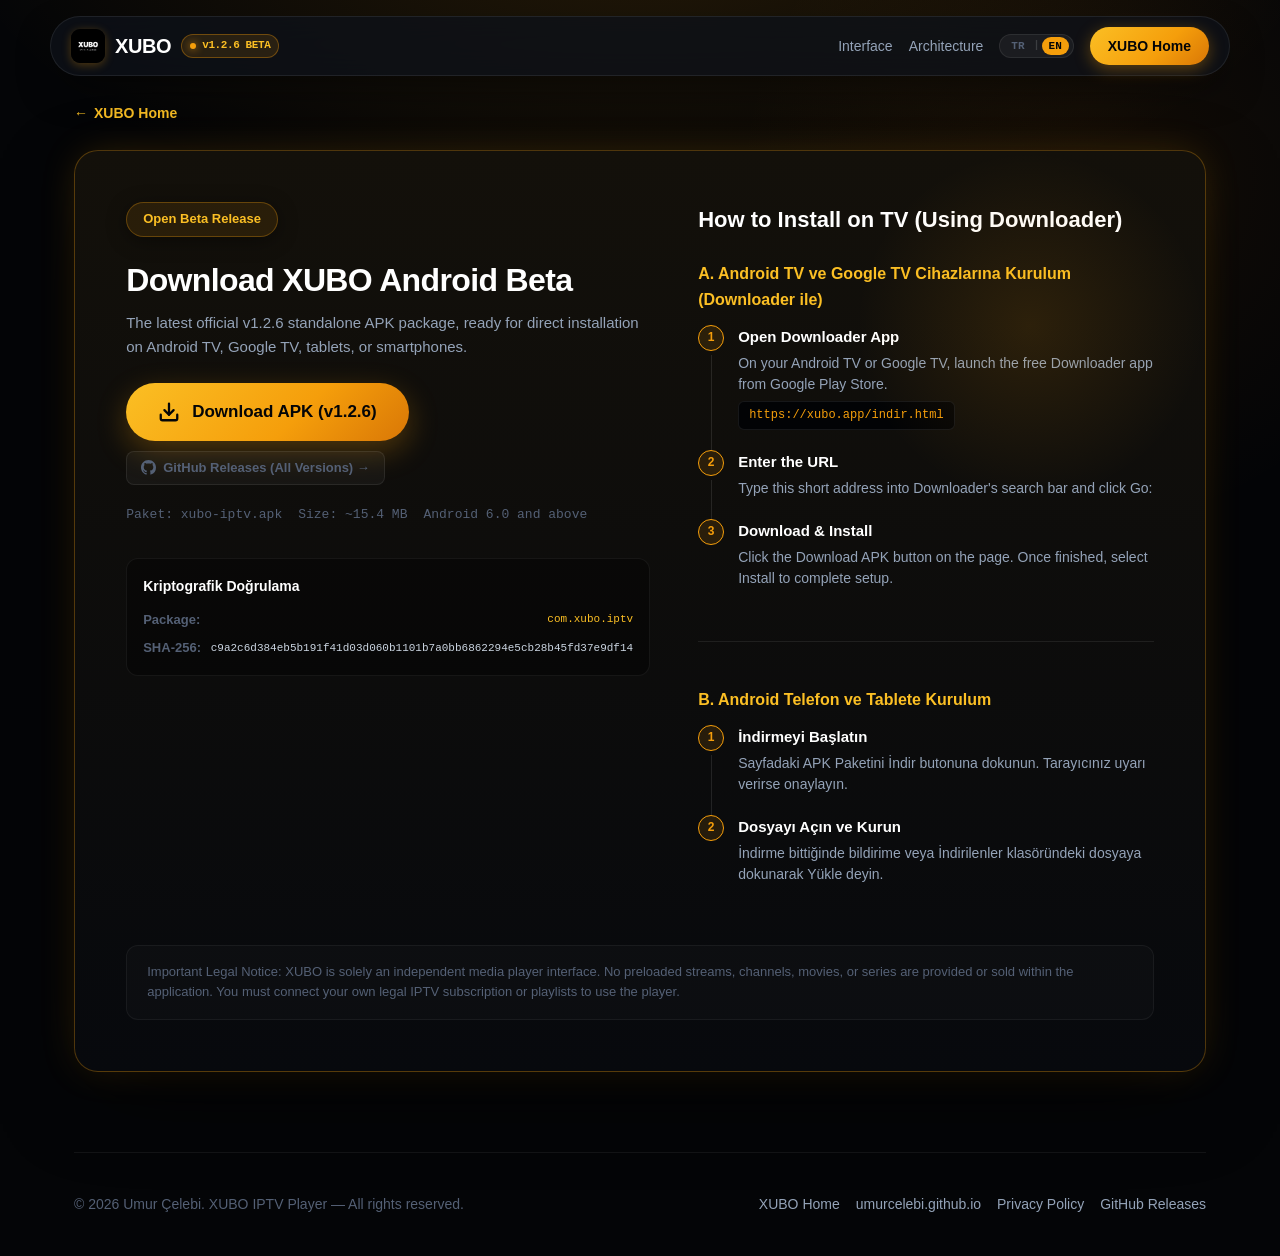
<file: indir.html>
<!doctype html>
<html lang="tr">
<head>
  <meta charset="utf-8">
  <meta name="viewport" content="width=device-width, initial-scale=1">
  <script>
    (function() {
      var p = new URLSearchParams(window.location.search).get('lang');
      var l = p || localStorage.getItem('xubo_site_lang');
      if (!l) {
        var bl = (navigator.language || '').toLowerCase();
        l = bl.startsWith('tr') ? 'tr' : 'en';
      }
      if (l === 'en' || l === 'tr') {
        document.documentElement.lang = l;
      }
    })();
  </script>
  <title>İndir — XUBO IPTV Player</title>
  <meta name="description" content="XUBO Android beta sürümünü (APK) doğrudan televizyonunuza, tabletinize veya telefonunuza indirin; Downloader ve hızlı kurulum adımları.">
  <link rel="icon" href="favicon.png" type="image/png">
  <link rel="stylesheet" href="assets/css/xubo.css">
  <script src="assets/js/xubo.js" defer></script>
</head>
<body>

  <!-- Floating Capsule Navigation -->
  <div class="nav-wrapper">
    <header class="floating-nav">
      <a href="./" class="nav-brand" aria-label="XUBO">
        <img src="assets/img/xubo-icon.png" alt="XUBO Logo" width="34" height="34">
        <span>XUBO</span>
        <span class="pulse-indicator">
          <span class="pulse-dot" aria-hidden="true"></span>
          v1.2.6 BETA
        </span>
      </a>

      <nav class="nav-menu" aria-label="Menü">
        <a class="nav-opt" href="./#ekranlar" data-i18n="nav_screens">Arayüz</a>
        <a class="nav-opt" href="./#ozellikler" data-i18n="nav_architecture">Mimarisi</a>
        
        <!-- Language Switcher -->
        <div class="lang-switcher" aria-label="Dil Seçimi">
          <button type="button" class="lang-btn is-active" data-lang="tr" aria-pressed="true">TR</button>
          <span class="lang-sep" aria-hidden="true">|</span>
          <button type="button" class="lang-btn" data-lang="en" aria-pressed="false">EN</button>
        </div>

        <a class="btn-nav-cta" href="./" data-i18n="nav_home">XUBO Tanıtım</a>
      </nav>
    </header>
  </div>

  <div class="wrap" style="padding-top: 16px;">
    <main id="icerik">
      <div style="margin-bottom: 24px;">
        <a href="./" style="font-size: 14px; font-weight: 600; color: var(--amber-bright); display: inline-flex; align-items: center; gap: 6px;">
          ← <span data-i18n="nav_home">XUBO Tanıtım Sayfasına Dön</span>
        </a>
      </div>

      <div class="download-hub">
        <div class="hub-layout">
          <!-- Primary Download Card -->
          <div class="hub-hero">
            <div class="hero-pill-badge" style="background: rgba(245, 158, 11, 0.1); border-color: rgba(245, 158, 11, 0.3); color: var(--amber-bright);" data-i18n="hub_badge">
              Açık Beta Dağıtımı
            </div>
            <h1 data-i18n="hub_h3">XUBO Android APK İndir</h1>
            <p data-i18n="hub_lead">
              Android TV, Google TV, Android tablet ve akıllı telefonlar için hazırlanmış bağımsız doğrudan kurulum dosyasıdır (APK).
            </p>

            <a class="btn-download-hero" href="downloads/xubo-iptv.apk" download="xubo-iptv.apk">
              <svg width="22" height="22" viewBox="0 0 24 24" fill="none" stroke="currentColor" stroke-width="2.5" stroke-linecap="round" stroke-linejoin="round" aria-hidden="true"><path d="M21 15v4a2 2 0 0 1-2 2H5a2 2 0 0 1-2-2v-4"></path><polyline points="7 10 12 15 17 10"></polyline><line x1="12" y1="15" x2="12" y2="3"></line></svg>
              <span data-i18n="hub_btn">APK Paketini İndir (v1.2.6)</span>
            </a>

            <div style="margin-top: 10px;">
              <a href="https://github.com/umurcelebi/xubo/releases" target="_blank" rel="noopener" style="display: inline-flex; align-items: center; gap: 7px; color: var(--text-dim); font-size: 13px; font-weight: 600; text-decoration: none; padding: 6px 14px; border-radius: 8px; background: rgba(255, 255, 255, 0.04); border: 1px solid rgba(255, 255, 255, 0.08); transition: all 0.2s ease;">
                <svg width="15" height="15" viewBox="0 0 24 24" fill="currentColor" aria-hidden="true"><path d="M12 0C5.37 0 0 5.37 0 12c0 5.31 3.435 9.795 8.205 11.385.6.105.825-.255.825-.57 0-.285-.015-1.23-.015-2.235-3.015.555-3.795-.735-4.035-1.41-.135-.345-.72-1.41-1.23-1.695-.42-.225-1.02-.78-.015-.795.945-.015 1.62.87 1.845 1.23 1.08 1.815 2.805 1.305 3.495.99.105-.78.42-1.305.765-1.605-2.67-.3-5.46-1.335-5.46-5.925 0-1.305.465-2.385 1.23-3.225-.12-.3-.54-1.53.12-3.18 0 0 1.005-.315 3.3 1.23.96-.27 1.98-.405 3-.405s2.04.135 3 .405c2.295-1.56 3.3-1.23 3.3-1.23.66 1.65.24 2.88.12 3.18.765.84 1.23 1.905 1.23 3.225 0 4.605-2.805 5.625-5.475 5.925.435.375.81 1.095.81 2.22 0 1.605-.015 2.895-.015 3.3 0 .315.225.69.825.57A12.02 12.02 0 0024 12c0-6.63-5.37-12-12-12z"/></svg>
                <span data-i18n="hub_github_releases">GitHub Releases (Tüm Sürümler) →</span>
              </a>
            </div>

            <div class="apk-specs">
              <span>Paket: xubo-iptv.apk</span>
              <span data-i18n="hub_spec_size">Boyut: ~15.4 MB</span>
              <span data-i18n="hub_spec_req">Android 6.0+ Desteği</span>
            </div>

            <!-- Cryptographic Verification -->
            <div class="security-card" style="margin-top: 32px;">
              <h4 style="margin: 0 0 12px; font-size: 14px; color: var(--text-primary); font-weight: 700;">
                Kriptografik Doğrulama
              </h4>
              <div class="hash-row">
                <span style="color: var(--text-dim); font-weight: 600;" data-i18n="hub_pkg">Paket Adı:</span>
                <code style="color: var(--amber-bright);">com.xubo.iptv</code>
              </div>
              <div class="hash-row" style="margin-top: 8px;">
                <span style="color: var(--text-dim); font-weight: 600;" data-i18n="hub_hash">SHA-256 Özeti:</span>
                <code>c9a2c6d384eb5b191f41d03d060b1101b7a0bb6862294e5cb28b45fd37e9df14</code>
              </div>
            </div>
          </div>

          <!-- Installation Timeline -->
          <div>
            <h3 style="font-size: 22px; font-weight: 800; color: var(--text-primary); margin: 0 0 24px;" data-i18n="hub_guide_title">
              Kurulum Kılavuzu
            </h3>

            <!-- Method A: Android TV -->
            <div style="margin-bottom: 32px;">
              <h4 style="color: var(--amber-bright); margin-bottom: 12px; font-size: 16px;">
                A. Android TV ve Google TV Cihazlarına Kurulum (Downloader ile)
              </h4>
              <ol class="timeline-guide">
                <li>
                  <h4 data-i18n="hub_step_1_title">Downloader'ı Açın</h4>
                  <p data-i18n="hub_step_1_desc">Televizyonunuzda Google Play'den Downloader uygulamasını açın ve adres kısmına doğrudan şu URL'yi yazın:</p>
                  <span class="fast-url" style="margin-top:6px;">https://xubo.app/indir.html</span>
                </li>
                <li>
                  <h4 data-i18n="hub_step_2_title">APK'yı İndirin</h4>
                  <p data-i18n="hub_step_2_desc">Kumandanızla sayfadaki APK Paketini İndir butonuna tıklayın. İndirme doğrudan başlar.</p>
                </li>
                <li>
                  <h4 data-i18n="hub_step_3_title">Yükleyin ve İzin Verin</h4>
                  <p data-i18n="hub_step_3_desc">İndirme tamamlandığında Yükle (Install) butonunu seçin. İlk defa yüklüyorsanız sistem ayarlarından Downloader uygulaması için Bilinmeyen uygulamaları yükle iznini açın.</p>
                </li>
              </ol>
            </div>

            <!-- Method B: Android Phone/Tablet -->
            <div style="border-top: 1px solid rgba(255, 255, 255, 0.08); padding-top: 24px;">
              <h4 style="color: var(--amber-bright); margin-bottom: 12px; font-size: 16px;">
                B. Android Telefon ve Tablete Kurulum
              </h4>
              <ol class="timeline-guide">
                <li>
                  <h4>İndirmeyi Başlatın</h4>
                  <p>Sayfadaki APK Paketini İndir butonuna dokunun. Tarayıcınız uyarı verirse onaylayın.</p>
                </li>
                <li>
                  <h4>Dosyayı Açın ve Kurun</h4>
                  <p>İndirme bittiğinde bildirime veya İndirilenler klasöründeki dosyaya dokunarak Yükle deyin.</p>
                </li>
              </ol>
            </div>
          </div>
        </div>

        <div class="legal-box" style="margin-top: 40px;" data-i18n="legal_text">
          Önemli Yasal Bilgilendirme: XUBO yalnızca bağımsız bir medya oynatıcı arayüzüdür. Uygulama içerisinde hazır yayın, kanal, film veya dizi bulunmaz ve satılmaz. Hizmetten yararlanmak için kendi yasal IPTV aboneliğinizi kullanmanız gerekir.
        </div>
      </div>
    </main>

    <!-- Footer -->
    <footer class="global-footer">
      <div class="footer-inner">
        <div data-i18n="footer_copy">
          © 2026 Umur Çelebi. XUBO IPTV Player — Tüm hakları saklıdır.
        </div>
        <div class="footer-links">
          <a href="./" data-i18n="nav_home">XUBO Tanıtım</a>
          <a href="https://umurcelebi.github.io/" target="_blank" rel="noopener">umurcelebi.github.io</a>
          <a href="privacy.html" data-i18n="footer_privacy">Gizlilik Politikası</a>
          <a href="https://github.com/umurcelebi/xubo/releases" target="_blank" rel="noopener" data-i18n="footer_github">GitHub Sürümleri</a>
        </div>
      </div>
    </footer>
  </div>

</body>
</html>
</file>
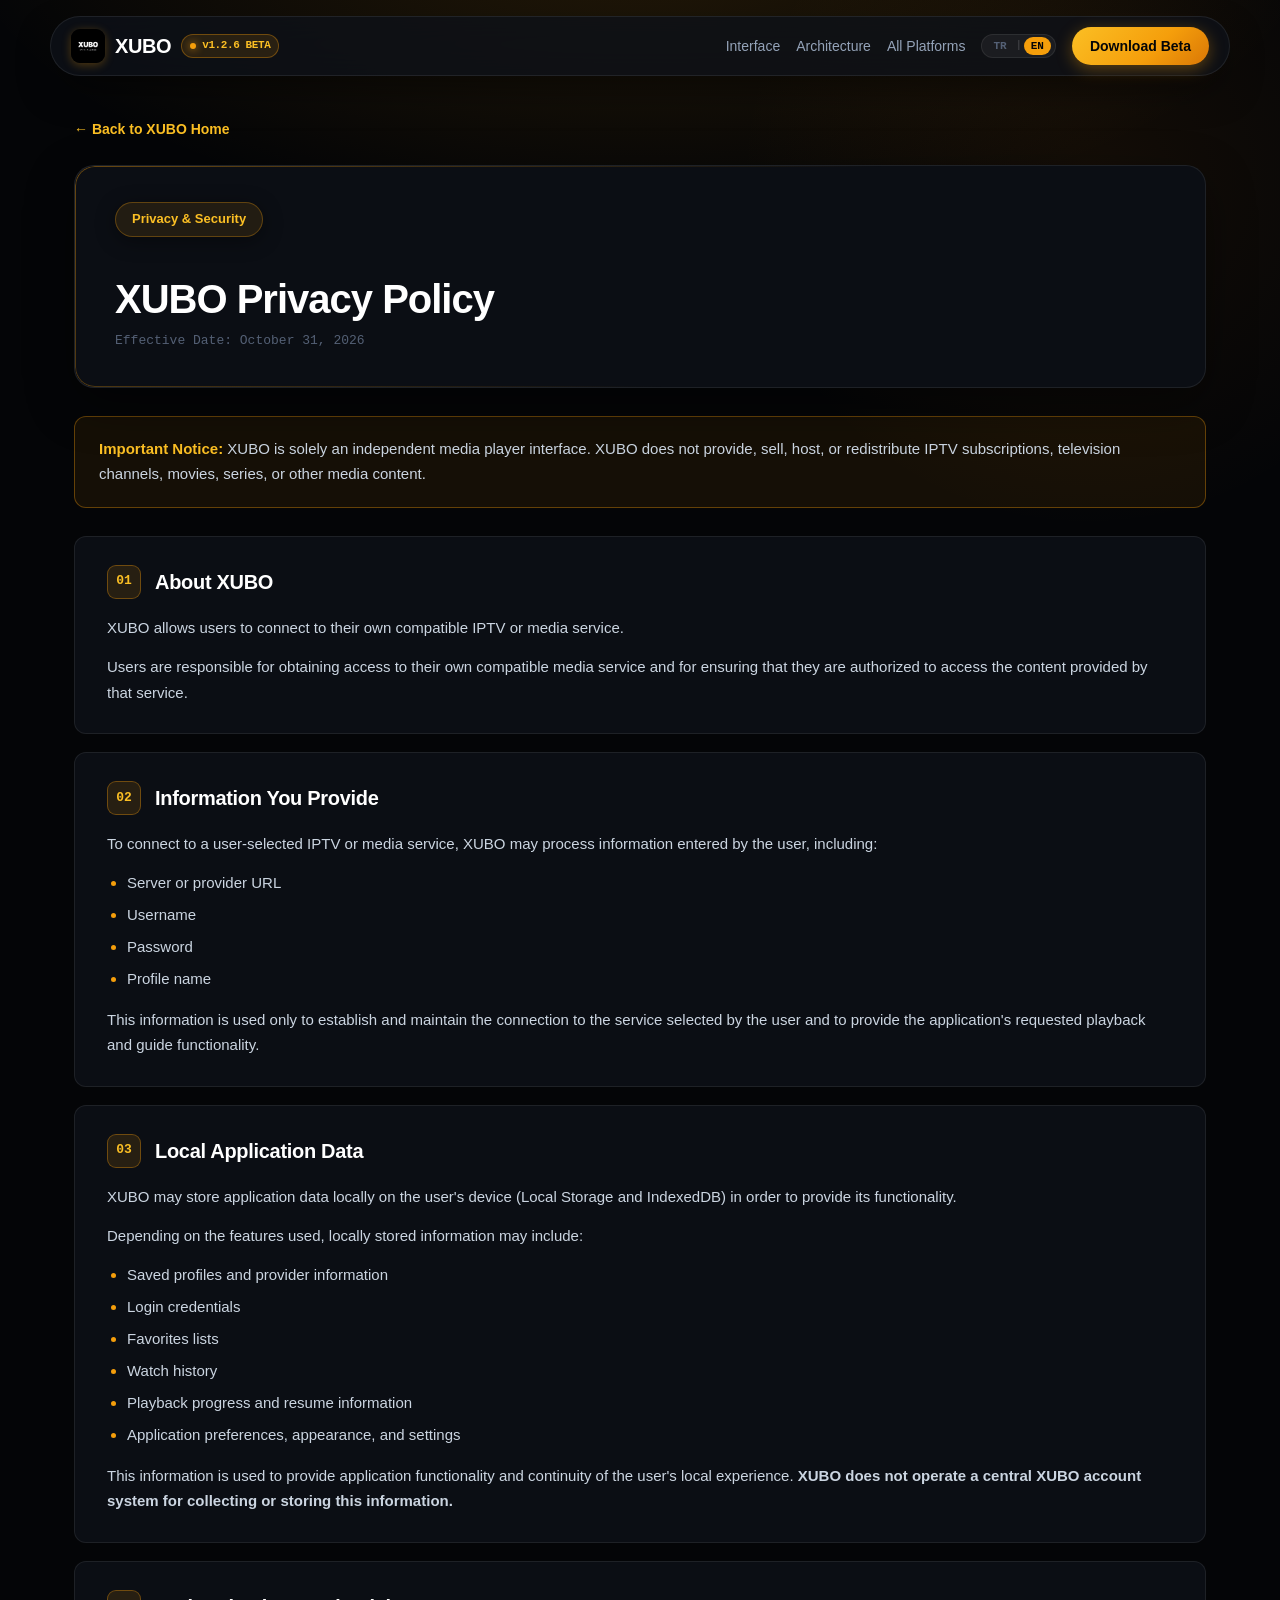
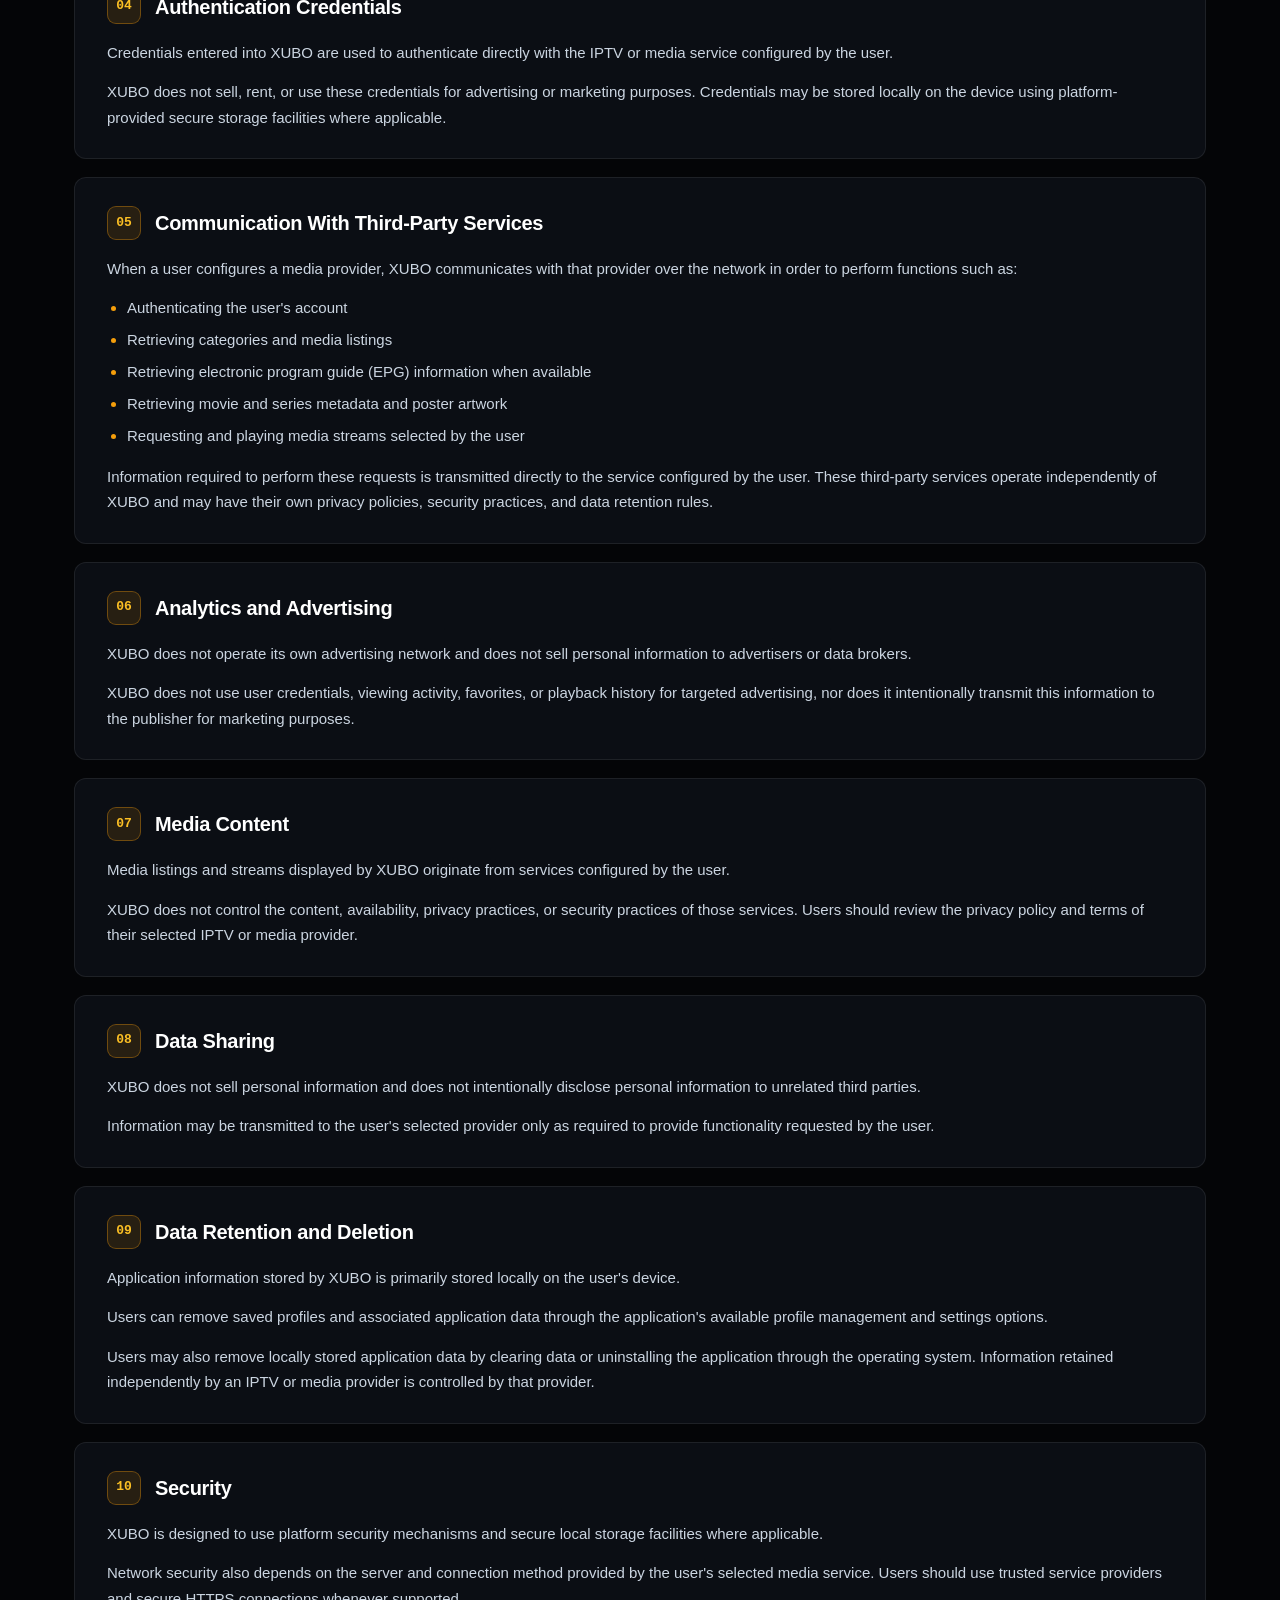
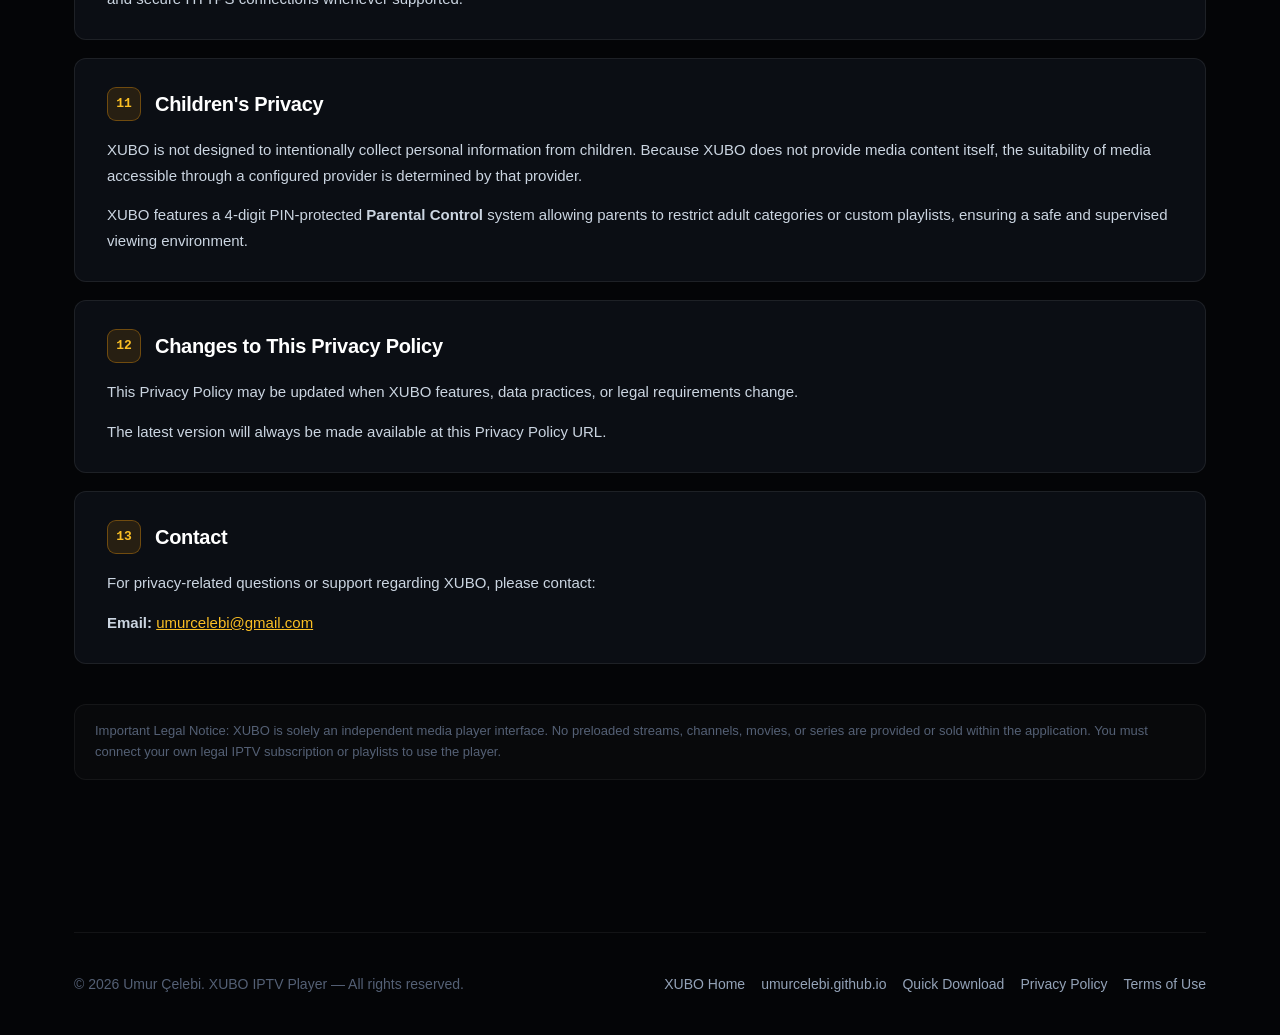
<file: privacy.html>
<!doctype html>
<html lang="tr" data-title-key="privacy_page_title">
<head>
  <meta charset="utf-8">
  <meta name="viewport" content="width=device-width, initial-scale=1">
  <script>
    (function() {
      var p = new URLSearchParams(window.location.search).get('lang');
      var l = p || localStorage.getItem('xubo_site_lang');
      if (!l) {
        var bl = (navigator.language || '').toLowerCase();
        l = bl.startsWith('tr') ? 'tr' : 'en';
      }
      if (l === 'en' || l === 'tr') {
        document.documentElement.lang = l;
      }
    })();
  </script>
  <title>Gizlilik Politikası — XUBO IPTV Player</title>
  <meta name="description" content="XUBO IPTV Player kullanıcı gizliliği, veri güvenliği ve yerel depolama politikası.">
  <link rel="icon" href="favicon.png" type="image/png">
  <link rel="stylesheet" href="assets/css/xubo.css">
  <style>
    /* Instant CSS toggle before JS execution */
    html[lang="en"] [data-lang-block="tr"] {
      display: none !important;
    }
    html[lang="tr"] [data-lang-block="en"] {
      display: none !important;
    }

    .policy-wrapper {
      padding-top: 16px;
      padding-bottom: 72px;
    }

    .policy-back-link {
      font-size: 14px;
      font-weight: 600;
      color: var(--amber-bright);
      display: inline-flex;
      align-items: center;
      gap: 6px;
      margin-bottom: 24px;
      text-decoration: none;
      transition: color 0.2s ease, transform 0.2s ease;
    }

    .policy-back-link:hover {
      color: #fde68a;
      transform: translateX(-3px);
    }

    .policy-hero {
      background: var(--bg-surface);
      border: 1px solid var(--border-glass);
      border-radius: var(--radius-lg);
      padding: 36px 40px;
      margin-bottom: 28px;
      position: relative;
      overflow: hidden;
      box-shadow: 0 16px 48px rgba(0, 0, 0, 0.4);
    }

    .policy-hero::before {
      content: '';
      position: absolute;
      inset: 0;
      border-radius: var(--radius-lg);
      padding: 1px;
      background: linear-gradient(135deg, rgba(245, 158, 11, 0.4), transparent 60%);
      -webkit-mask: linear-gradient(#fff 0 0) content-box, linear-gradient(#fff 0 0);
      -webkit-mask-composite: xor;
      mask-composite: exclude;
      pointer-events: none;
    }

    .policy-hero h1 {
      font-size: clamp(28px, 4.5vw, 40px);
      font-weight: 850;
      letter-spacing: -0.025em;
      color: var(--text-primary);
      margin: 14px 0 8px;
      line-height: 1.2;
    }

    .policy-date {
      color: var(--text-dim);
      font-family: var(--font-mono);
      font-size: 13px;
      margin: 0;
    }

    .policy-notice {
      background: rgba(245, 158, 11, 0.07);
      border: 1px solid var(--amber-border);
      border-radius: var(--radius-md);
      padding: 20px 24px;
      margin: 28px 0;
      color: var(--text-secondary);
      font-size: 15px;
      line-height: 1.65;
    }

    .policy-notice strong {
      color: var(--amber-bright);
    }

    .policy-grid {
      display: flex;
      flex-direction: column;
      gap: 18px;
    }

    .policy-card {
      background: var(--bg-surface);
      border: 1px solid var(--border-glass);
      border-radius: var(--radius-md);
      padding: 28px 32px;
      transition: border-color 0.25s ease, box-shadow 0.25s ease;
    }

    .policy-card:hover {
      border-color: var(--border-glass-hover);
      box-shadow: 0 12px 32px rgba(0, 0, 0, 0.35);
    }

    .policy-header-row {
      display: flex;
      align-items: center;
      gap: 14px;
      margin-bottom: 16px;
    }

    .policy-num {
      display: inline-flex;
      align-items: center;
      justify-content: center;
      width: 34px;
      height: 34px;
      border-radius: 9px;
      background: rgba(245, 158, 11, 0.12);
      border: 1px solid var(--amber-border);
      color: var(--amber-bright);
      font-family: var(--font-mono);
      font-size: 13px;
      font-weight: 800;
      flex-shrink: 0;
    }

    .policy-card h2 {
      margin: 0;
      font-size: 20px;
      font-weight: 750;
      color: var(--text-primary);
      letter-spacing: -0.015em;
    }

    .policy-card p {
      margin: 0 0 14px;
      color: var(--text-secondary);
      line-height: 1.7;
      font-size: 15px;
    }

    .policy-card p:last-child {
      margin-bottom: 0;
    }

    .policy-card ul {
      margin: 8px 0 16px;
      padding-left: 20px;
      color: var(--text-secondary);
    }

    .policy-card li {
      margin-bottom: 8px;
      line-height: 1.6;
      font-size: 15px;
    }

    .policy-card li::marker {
      color: var(--amber);
    }

    .policy-card a {
      color: var(--amber-bright);
      text-decoration: underline;
    }

    .policy-card a:hover {
      color: #fde68a;
    }

    @media (max-width: 640px) {
      .policy-hero {
        padding: 24px 20px;
      }
      .policy-card {
        padding: 22px 20px;
      }
    }
  </style>
  <script src="assets/js/xubo.js" defer></script>
</head>
<body>

  <!-- Floating Capsule Navigation -->
  <div class="nav-wrapper">
    <header class="floating-nav">
      <a href="./" class="nav-brand" aria-label="XUBO">
        <img src="assets/img/xubo-icon.png" alt="XUBO Logo" width="34" height="34">
        <span>XUBO</span>
        <span class="pulse-indicator">
          <span class="pulse-dot" aria-hidden="true"></span>
          v1.2.6 BETA
        </span>
      </a>

      <nav class="nav-menu" aria-label="Menü">
        <a class="nav-opt" href="./#ekranlar" data-i18n="nav_screens">Arayüz</a>
        <a class="nav-opt" href="./#ozellikler" data-i18n="nav_architecture">Mimarisi</a>
        <a class="nav-opt" href="./#ekosistem" data-i18n="nav_devices">Tüm Platformlar</a>
        
        <!-- Language Switcher -->
        <div class="lang-switcher" aria-label="Dil Seçimi">
          <button type="button" class="lang-btn is-active" data-lang="tr" aria-pressed="true">TR</button>
          <span class="lang-sep" aria-hidden="true">|</span>
          <button type="button" class="lang-btn" data-lang="en" aria-pressed="false">EN</button>
        </div>

        <a class="btn-nav-cta" href="indir.html" data-i18n="nav_beta_cta">Beta İndir</a>
      </nav>
    </header>
  </div>

  <div class="wrap" style="padding-top: 16px;">
    <main id="icerik" class="policy-wrapper">
      <div>
        <a href="./" class="policy-back-link">
          <span data-i18n="nav_back_home">← XUBO Tanıtım Sayfasına Dön</span>
        </a>
      </div>

      <!-- Hero Card -->
      <div class="policy-hero">
        <div class="hero-pill-badge" style="background: rgba(245, 158, 11, 0.1); border-color: rgba(245, 158, 11, 0.3); color: var(--amber-bright);" data-i18n="privacy_badge">
          Gizlilik & Güvenlik
        </div>
        <h1 data-i18n="privacy_h1">XUBO Gizlilik Politikası</h1>
        <p class="policy-date" data-i18n="privacy_date">
          Yürürlük Tarihi: 31 Ekim 2026
        </p>
      </div>

      <!-- ===================================================================
           TÜRKÇE İÇERİK BLOĞU (TR)
           =================================================================== -->
      <div data-lang-block="tr">
        <div class="policy-notice">
          <strong>Önemli Bilgilendirme:</strong> XUBO bağımsız bir medya oynatıcı arayüzüdür. XUBO; IPTV aboneliği, televizyon kanalları, filmler, diziler veya diğer medya içeriklerini sağlamaz, satmaz, barındırmaz veya yeniden dağıtmaz.
        </div>

        <div class="policy-grid">
          <!-- 1. XUBO Hakkında -->
          <article class="policy-card">
            <div class="policy-header-row">
              <span class="policy-num">01</span>
              <h2>XUBO Hakkında</h2>
            </div>
            <p>
              XUBO, kullanıcıların kendi yasal IPTV veya medya servislerine bağlanmalarını sağlayan bağımsız ve kullanıcı odaklı bir medya oynatıcısıdır.
            </p>
            <p>
              Kullanıcılar, kendi uyumlu medya servislerine erişim sağlamaktan ve bu servis tarafından sunulan içeriklere erişim yetkisine sahip olduklarından emin olmaktan bizzat sorumludur.
            </p>
          </article>

          <!-- 2. Sağladığınız Bilgiler -->
          <article class="policy-card">
            <div class="policy-header-row">
              <span class="policy-num">02</span>
              <h2>Sağladığınız Bilgiler</h2>
            </div>
            <p>
              Kullanıcı tarafından seçilen bir IPTV veya medya servisine bağlanabilmek için XUBO, kullanıcının girdiği şu bilgileri işleyebilir:
            </p>
            <ul>
              <li>Sunucu veya sağlayıcı adresi (URL / M3U adresi)</li>
              <li>Kullanıcı adı (Username)</li>
              <li>Şifre (Password)</li>
              <li>Profil veya hesap adı</li>
            </ul>
            <p>
              Bu bilgiler yalnızca kullanıcının tercih ettiği servisle doğrudan bağlantı kurmak, bağlantıyı sürdürmek ve uygulamanın istenen oynatma ve rehber işlevlerini yerine getirmek amacıyla kullanılır.
            </p>
          </article>

          <!-- 3. Yerel Uygulama Verileri -->
          <article class="policy-card">
            <div class="policy-header-row">
              <span class="policy-num">03</span>
              <h2>Yerel Uygulama Verileri</h2>
            </div>
            <p>
              XUBO, akıcı bir kullanım sunabilmek amacıyla uygulama verilerini kullanıcının kendi cihazında yerel olarak (Local Storage ve IndexedDB) saklar.
            </p>
            <p>
              Kullanılan özelliklere bağlı olarak yerel olarak saklanan bilgiler şunları içerebilir:
            </p>
            <ul>
              <li>Kayıtlı profiller ve hesap bilgileri</li>
              <li>Sağlayıcı veya sunucu erişim parametreleri</li>
              <li>Giriş kimlik bilgileri</li>
              <li>Favori kanal, film ve dizi listeleri</li>
              <li>İzleme geçmişi (Watch history)</li>
              <li>Oynatma ilerleme durumu ve kalınan yer bilgisi (Resume state)</li>
              <li>Uygulama tercihleri, görünüm ve arayüz ayarları</li>
            </ul>
            <p>
              Bu bilgiler yalnızca uygulama işlevselliğini sağlamak ve kullanıcının yerel deneyiminin sürekliliğini korumak amacıyla kullanılır. <strong>XUBO, bu bilgileri toplamak veya saklamak için herhangi bir merkezi sunucu veya XUBO kullanıcı hesabı sistemi işletmez.</strong>
            </p>
          </article>

          <!-- 4. Kimlik Doğrulama Bilgileri -->
          <article class="policy-card">
            <div class="policy-header-row">
              <span class="policy-num">04</span>
              <h2>Kimlik Doğrulama Bilgileri</h2>
            </div>
            <p>
              XUBO'ya girilen kimlik bilgileri, doğrudan kullanıcının yapılandırdığı IPTV veya medya sağlayıcısı ile iletişim kurmak üzere kullanılır.
            </p>
            <p>
              XUBO bu bilgileri asla satmaz, kiralamaz, reklam veya pazarlama amacıyla kullanmaz. Kimlik bilgileri cihaz üzerinde işletim sisteminin sunduğu güvenli depolama mekanizmaları kullanılarak yerel olarak korunur.
            </p>
          </article>

          <!-- 5. Üçüncü Taraf Servislerle İletişim -->
          <article class="policy-card">
            <div class="policy-header-row">
              <span class="policy-num">05</span>
              <h2>Üçüncü Taraf Servislerle İletişim</h2>
            </div>
            <p>
              Kullanıcı bir medya sağlayıcısı yapılandırdığında XUBO, aşağıdaki işlevleri gerçekleştirmek üzere ağ üzerinden doğrudan o sağlayıcı ile iletişim kurar:
            </p>
            <ul>
              <li>Kullanıcı hesabının doğrulanması</li>
              <li>Kategori, canlı yayın, film ve dizi listelerinin alınması</li>
              <li>Mevcut olduğunda Elektronik Program Rehberi (EPG) bilgilerinin çekilmesi</li>
              <li>Sağlandığında film ve dizi afişlerinin, logoların ve meta verilerin yüklenmesi</li>
              <li>Seçilen medya akışlarının istenmesi ve oynatılması</li>
            </ul>
            <p>
              Bu isteklerin gerçekleştirilmesi için gereken bilgiler, doğrudan kullanıcının tanımladığı servise iletilir. Bu üçüncü taraf servisler XUBO'dan tamamen bağımsız olarak çalışır ve kendi gizlilik politikalarına, güvenlik uygulamalarına ve veri saklama kurallarına tabidir.
            </p>
          </article>

          <!-- 6. Analitik ve Reklamcılık -->
          <article class="policy-card">
            <div class="policy-header-row">
              <span class="policy-num">06</span>
              <h2>Analitik ve Reklamcılık</h2>
            </div>
            <p>
              XUBO herhangi bir reklam ağı işletmez ve kişisel bilgileri reklamcılara veya veri simsarlarına kesinlikle satmaz.
            </p>
            <p>
              XUBO; kullanıcı kimlik bilgilerini, izleme etkinliklerini, favorileri veya oynatma geçmişini hedefli reklamcılık amacıyla kullanmaz ve bu bilgileri pazarlama amacıyla geliştiriciye kasıtlı olarak iletmez.
            </p>
          </article>

          <!-- 7. Medya İçeriği -->
          <article class="policy-card">
            <div class="policy-header-row">
              <span class="policy-num">07</span>
              <h2>Medya İçeriği</h2>
            </div>
            <p>
              XUBO tarafından görüntülenen medya listeleri ve akışları, kullanıcının kendi yapılandırdığı servislerden kaynaklanır.
            </p>
            <p>
              XUBO, bu servislerin içeriklerini, yayın kalitesini, gizlilik veya güvenlik uygulamalarını kontrol etmez. Kullanıcıların, tercih ettikleri IPTV sağlayıcısının şartlarını ve gizlilik bildirimlerini incelemesi tavsiye edilir.
            </p>
          </article>

          <!-- 8. Veri Paylaşımı -->
          <article class="policy-card">
            <div class="policy-header-row">
              <span class="policy-num">08</span>
              <h2>Veri Paylaşımı</h2>
            </div>
            <p>
              XUBO hiçbir kişisel veriyi satmaz ve ilişkisiz üçüncü taraflarla paylaşmaz.
            </p>
            <p>
              Bilgiler, yalnızca kullanıcının talep ettiği oynatma ve arayüz işlevlerinin yerine getirilmesi amacıyla, doğrudan kullanıcının seçtiği sağlayıcı sunucularına iletilir.
            </p>
          </article>

          <!-- 9. Veri Saklama ve Silme -->
          <article class="policy-card">
            <div class="policy-header-row">
              <span class="policy-num">09</span>
              <h2>Veri Saklama ve Silme</h2>
            </div>
            <p>
              XUBO tarafından tutulan uygulama verileri öncelikli olarak kullanıcının kendi cihazında yerel olarak saklanır.
            </p>
            <p>
              Kullanıcılar, uygulama içerisindeki profil yönetimi veya ayarlar bölümünden kayıtlı profillerini ve bunlara bağlı tüm yerel verileri diledikleri an silebilirler.
            </p>
            <p>
              Ayrıca cihaz ayarlarından uygulamanın verilerini temizleyerek veya uygulamayı kaldırarak cihazdaki tüm verileri kalıcı olarak yok edebilirsiniz. Sağlayıcınızın kendi sisteminde tuttuğu veriler ise ilgili sağlayıcının kontrolündedir.
            </p>
          </article>

          <!-- 10. Güvenlik -->
          <article class="policy-card">
            <div class="policy-header-row">
              <span class="policy-num">10</span>
              <h2>Güvenlik</h2>
            </div>
            <p>
              XUBO, işletim sistemi platformunun sunduğu güvenlik mekanizmalarını ve yerel şifreleme olanaklarını kullanacak şekilde tasarlanmıştır.
            </p>
            <p>
              Ağ güvenliği aynı zamanda kullanıcının bağlandığı servisin sunduğu bağlantı yöntemine (HTTPS / TLS) bağlıdır. Kullanıcıların güvenilir sağlayıcıları ve HTTPS destekli güvenli bağlantıları tercih etmesi önemle tavsiye edilir.
            </p>
          </article>

          <!-- 11. Çocukların Gizliliği -->
          <article class="policy-card">
            <div class="policy-header-row">
              <span class="policy-num">11</span>
              <h2>Çocukların Gizliliği</h2>
            </div>
            <p>
              XUBO, çocuklardan bilerek kişisel veri toplamak amacıyla tasarlanmamıştır. XUBO kendisi içerik barındırmadığından, erişilen içeriklerin yaşa uygunluğu kullanıcının bağladığı sağlayıcıya bağlıdır.
            </p>
            <p>
              XUBO, ebeveynlerin yetişkin kategorilerini veya özel listeleri 4 haneli bir PIN kodu ile kilitleyebileceği dahili <strong>Ebeveyn Kontrolü</strong> korumasına sahiptir; ebeveynler bu araçlarla çocukları için güvenli bir izleme alanı oluşturabilir.
            </p>
          </article>

          <!-- 12. Değişiklikler -->
          <article class="policy-card">
            <div class="policy-header-row">
              <span class="policy-num">12</span>
              <h2>Gizlilik Politikasındaki Değişiklikler</h2>
            </div>
            <p>
              Bu Gizlilik Politikası; yeni XUBO özellikleri, veri işleme uygulamaları veya yasal gereksinimler doğrultusunda güncellenebilir.
            </p>
            <p>
              En güncel sürüm her zaman bu web adresinde yayınlanacaktır.
            </p>
          </article>

          <!-- 13. İletişim -->
          <article class="policy-card">
            <div class="policy-header-row">
              <span class="policy-num">13</span>
              <h2>İletişim</h2>
            </div>
            <p>
              XUBO gizlilik uygulamaları ile ilgili her türlü soru, öneri veya destek talebiniz için doğrudan iletişime geçebilirsiniz:
            </p>
            <p>
              <strong>E-posta:</strong> <a href="mailto:umurcelebi@gmail.com">umurcelebi@gmail.com</a>
            </p>
          </article>
        </div>
      </div>

      <!-- ===================================================================
           ENGLISH CONTENT BLOCK (EN)
           =================================================================== -->
      <div data-lang-block="en">
        <div class="policy-notice">
          <strong>Important Notice:</strong> XUBO is solely an independent media player interface. XUBO does not provide, sell, host, or redistribute IPTV subscriptions, television channels, movies, series, or other media content.
        </div>

        <div class="policy-grid">
          <!-- 1. About XUBO -->
          <article class="policy-card">
            <div class="policy-header-row">
              <span class="policy-num">01</span>
              <h2>About XUBO</h2>
            </div>
            <p>
              XUBO allows users to connect to their own compatible IPTV or media service.
            </p>
            <p>
              Users are responsible for obtaining access to their own compatible media service and for ensuring that they are authorized to access the content provided by that service.
            </p>
          </article>

          <!-- 2. Information You Provide -->
          <article class="policy-card">
            <div class="policy-header-row">
              <span class="policy-num">02</span>
              <h2>Information You Provide</h2>
            </div>
            <p>
              To connect to a user-selected IPTV or media service, XUBO may process information entered by the user, including:
            </p>
            <ul>
              <li>Server or provider URL</li>
              <li>Username</li>
              <li>Password</li>
              <li>Profile name</li>
            </ul>
            <p>
              This information is used only to establish and maintain the connection to the service selected by the user and to provide the application's requested playback and guide functionality.
            </p>
          </article>

          <!-- 3. Local Application Data -->
          <article class="policy-card">
            <div class="policy-header-row">
              <span class="policy-num">03</span>
              <h2>Local Application Data</h2>
            </div>
            <p>
              XUBO may store application data locally on the user's device (Local Storage and IndexedDB) in order to provide its functionality.
            </p>
            <p>
              Depending on the features used, locally stored information may include:
            </p>
            <ul>
              <li>Saved profiles and provider information</li>
              <li>Login credentials</li>
              <li>Favorites lists</li>
              <li>Watch history</li>
              <li>Playback progress and resume information</li>
              <li>Application preferences, appearance, and settings</li>
            </ul>
            <p>
              This information is used to provide application functionality and continuity of the user's local experience. <strong>XUBO does not operate a central XUBO account system for collecting or storing this information.</strong>
            </p>
          </article>

          <!-- 4. Authentication Credentials -->
          <article class="policy-card">
            <div class="policy-header-row">
              <span class="policy-num">04</span>
              <h2>Authentication Credentials</h2>
            </div>
            <p>
              Credentials entered into XUBO are used to authenticate directly with the IPTV or media service configured by the user.
            </p>
            <p>
              XUBO does not sell, rent, or use these credentials for advertising or marketing purposes. Credentials may be stored locally on the device using platform-provided secure storage facilities where applicable.
            </p>
          </article>

          <!-- 5. Communication With Third-Party Services -->
          <article class="policy-card">
            <div class="policy-header-row">
              <span class="policy-num">05</span>
              <h2>Communication With Third-Party Services</h2>
            </div>
            <p>
              When a user configures a media provider, XUBO communicates with that provider over the network in order to perform functions such as:
            </p>
            <ul>
              <li>Authenticating the user's account</li>
              <li>Retrieving categories and media listings</li>
              <li>Retrieving electronic program guide (EPG) information when available</li>
              <li>Retrieving movie and series metadata and poster artwork</li>
              <li>Requesting and playing media streams selected by the user</li>
            </ul>
            <p>
              Information required to perform these requests is transmitted directly to the service configured by the user. These third-party services operate independently of XUBO and may have their own privacy policies, security practices, and data retention rules.
            </p>
          </article>

          <!-- 6. Analytics and Advertising -->
          <article class="policy-card">
            <div class="policy-header-row">
              <span class="policy-num">06</span>
              <h2>Analytics and Advertising</h2>
            </div>
            <p>
              XUBO does not operate its own advertising network and does not sell personal information to advertisers or data brokers.
            </p>
            <p>
              XUBO does not use user credentials, viewing activity, favorites, or playback history for targeted advertising, nor does it intentionally transmit this information to the publisher for marketing purposes.
            </p>
          </article>

          <!-- 7. Media Content -->
          <article class="policy-card">
            <div class="policy-header-row">
              <span class="policy-num">07</span>
              <h2>Media Content</h2>
            </div>
            <p>
              Media listings and streams displayed by XUBO originate from services configured by the user.
            </p>
            <p>
              XUBO does not control the content, availability, privacy practices, or security practices of those services. Users should review the privacy policy and terms of their selected IPTV or media provider.
            </p>
          </article>

          <!-- 8. Data Sharing -->
          <article class="policy-card">
            <div class="policy-header-row">
              <span class="policy-num">08</span>
              <h2>Data Sharing</h2>
            </div>
            <p>
              XUBO does not sell personal information and does not intentionally disclose personal information to unrelated third parties.
            </p>
            <p>
              Information may be transmitted to the user's selected provider only as required to provide functionality requested by the user.
            </p>
          </article>

          <!-- 9. Data Retention and Deletion -->
          <article class="policy-card">
            <div class="policy-header-row">
              <span class="policy-num">09</span>
              <h2>Data Retention and Deletion</h2>
            </div>
            <p>
              Application information stored by XUBO is primarily stored locally on the user's device.
            </p>
            <p>
              Users can remove saved profiles and associated application data through the application's available profile management and settings options.
            </p>
            <p>
              Users may also remove locally stored application data by clearing data or uninstalling the application through the operating system. Information retained independently by an IPTV or media provider is controlled by that provider.
            </p>
          </article>

          <!-- 10. Security -->
          <article class="policy-card">
            <div class="policy-header-row">
              <span class="policy-num">10</span>
              <h2>Security</h2>
            </div>
            <p>
              XUBO is designed to use platform security mechanisms and secure local storage facilities where applicable.
            </p>
            <p>
              Network security also depends on the server and connection method provided by the user's selected media service. Users should use trusted service providers and secure HTTPS connections whenever supported.
            </p>
          </article>

          <!-- 11. Children's Privacy -->
          <article class="policy-card">
            <div class="policy-header-row">
              <span class="policy-num">11</span>
              <h2>Children's Privacy</h2>
            </div>
            <p>
              XUBO is not designed to intentionally collect personal information from children. Because XUBO does not provide media content itself, the suitability of media accessible through a configured provider is determined by that provider.
            </p>
            <p>
              XUBO features a 4-digit PIN-protected <strong>Parental Control</strong> system allowing parents to restrict adult categories or custom playlists, ensuring a safe and supervised viewing environment.
            </p>
          </article>

          <!-- 12. Changes to This Privacy Policy -->
          <article class="policy-card">
            <div class="policy-header-row">
              <span class="policy-num">12</span>
              <h2>Changes to This Privacy Policy</h2>
            </div>
            <p>
              This Privacy Policy may be updated when XUBO features, data practices, or legal requirements change.
            </p>
            <p>
              The latest version will always be made available at this Privacy Policy URL.
            </p>
          </article>

          <!-- 13. Contact -->
          <article class="policy-card">
            <div class="policy-header-row">
              <span class="policy-num">13</span>
              <h2>Contact</h2>
            </div>
            <p>
              For privacy-related questions or support regarding XUBO, please contact:
            </p>
            <p>
              <strong>Email:</strong> <a href="mailto:umurcelebi@gmail.com">umurcelebi@gmail.com</a>
            </p>
          </article>
        </div>
      </div>

      <!-- Legal Box -->
      <div class="legal-box" style="margin-top: 40px;" data-i18n="legal_text">
        Önemli Yasal Bilgilendirme: XUBO yalnızca bağımsız bir medya oynatıcı arayüzüdür. Uygulama içerisinde hazır yayın, kanal, film veya dizi bulunmaz ve satılmaz. Hizmetten yararlanmak için kendi yasal IPTV aboneliğinizi kullanmanız gerekir.
      </div>
    </main>

    <!-- Footer -->
    <footer class="global-footer">
      <div class="footer-inner">
        <div data-i18n="footer_copy">
          © 2026 Umur Çelebi. XUBO IPTV Player — Tüm hakları saklıdır.
        </div>
        <div class="footer-links">
          <a href="./" data-i18n="nav_home">XUBO Tanıtım</a>
          <a href="https://umurcelebi.github.io/" target="_blank" rel="noopener">umurcelebi.github.io</a>
          <a href="indir.html" data-i18n="footer_quick_dl">Hızlı İndirme</a>
          <a href="privacy.html" data-i18n="footer_privacy">Gizlilik Politikası</a>
          <a href="terms.html" data-i18n="footer_terms">Kullanım Koşulları</a>
        </div>
      </div>
    </footer>
  </div>

</body>
</html>
</file>
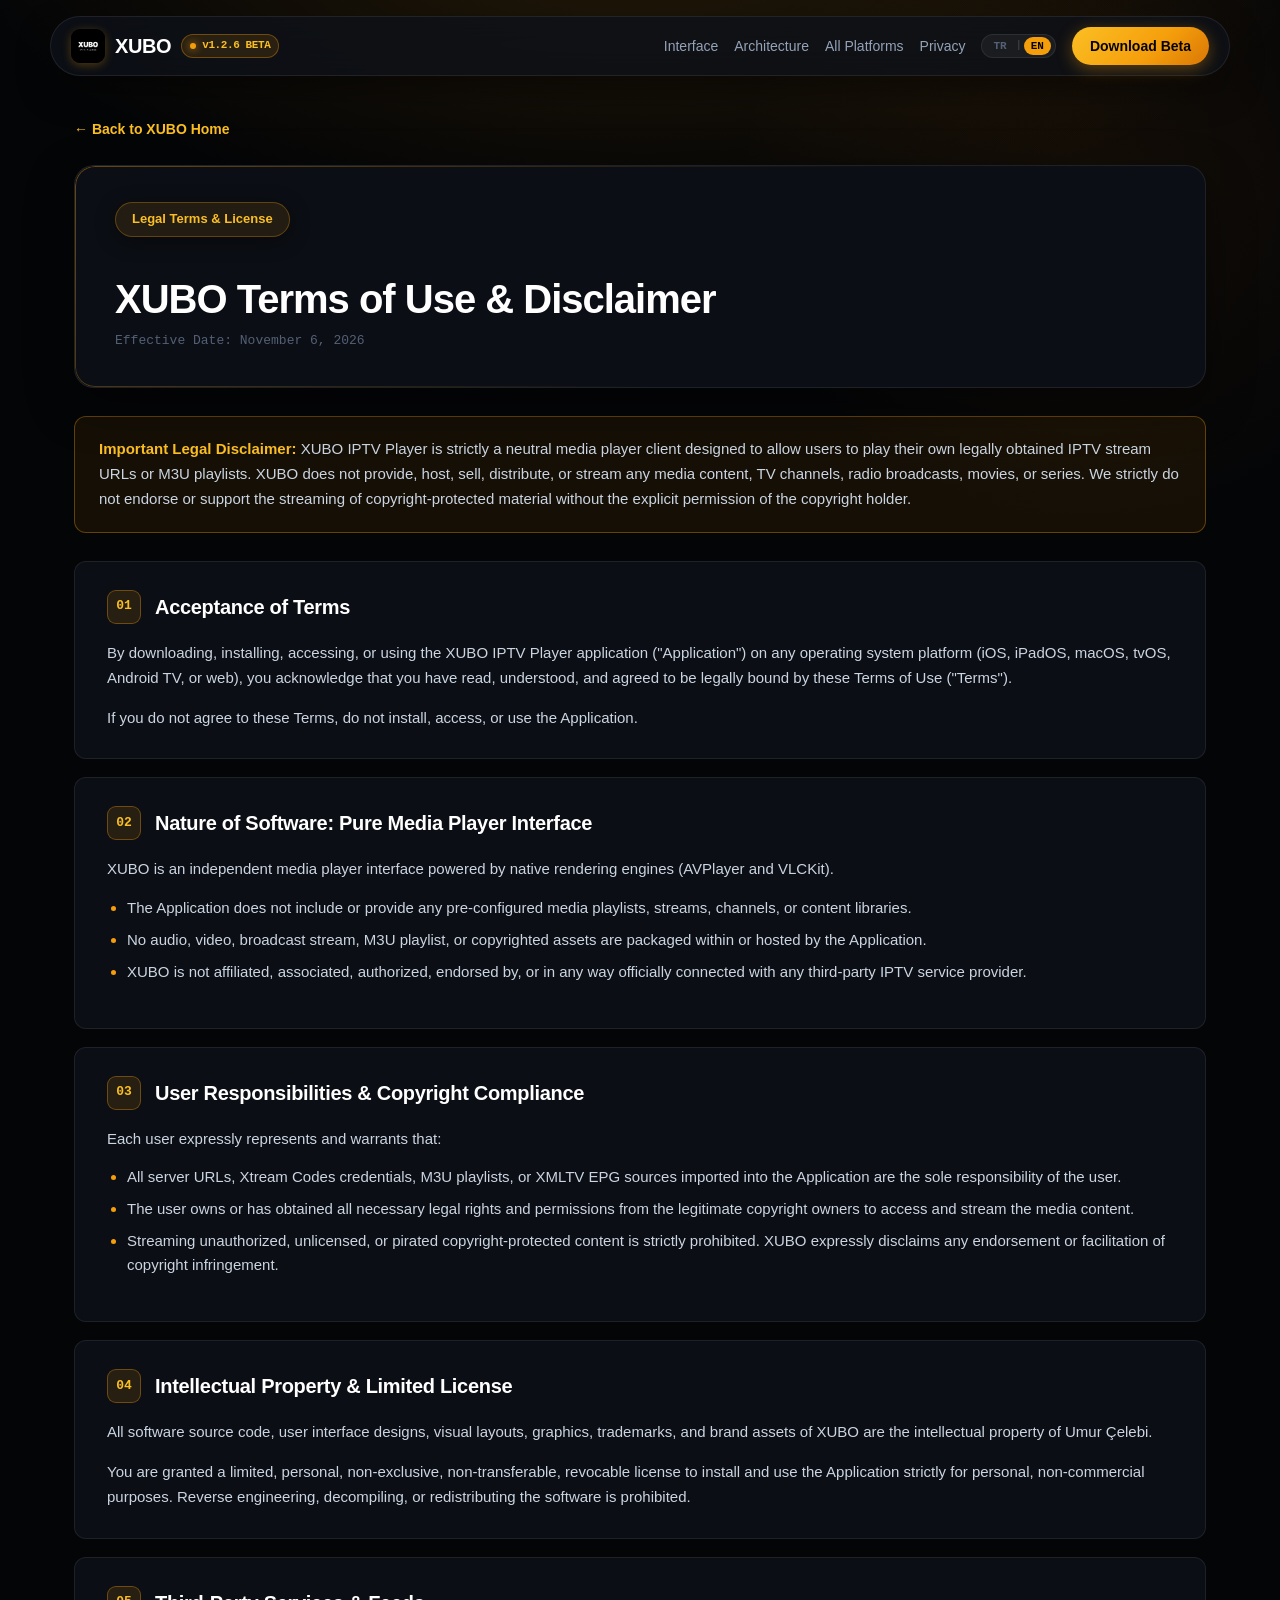
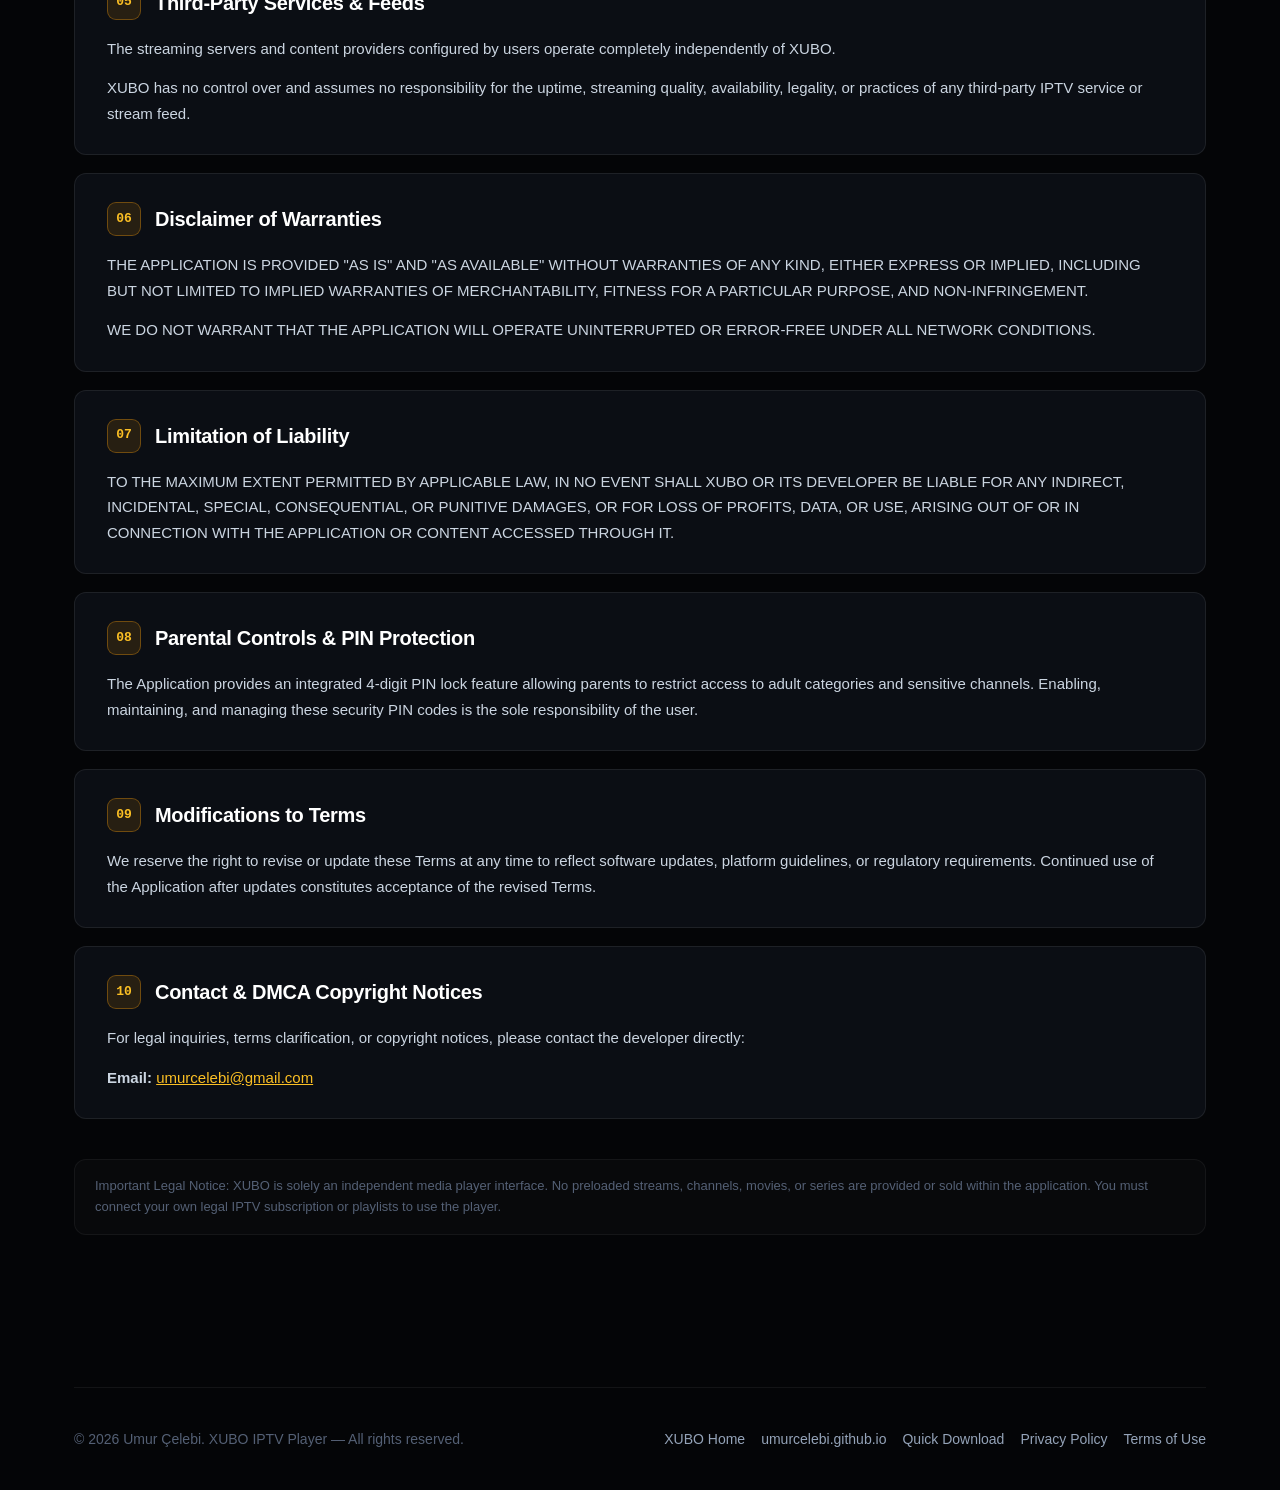
<file: terms.html>
<!doctype html>
<html lang="tr" data-title-key="terms_page_title">
<head>
  <meta charset="utf-8">
  <meta name="viewport" content="width=device-width, initial-scale=1">
  <script>
    (function() {
      var p = new URLSearchParams(window.location.search).get('lang');
      var l = p || localStorage.getItem('xubo_site_lang');
      if (!l) {
        var bl = (navigator.language || '').toLowerCase();
        l = bl.startsWith('tr') ? 'tr' : 'en';
      }
      if (l === 'en' || l === 'tr') {
        document.documentElement.lang = l;
      }
    })();
  </script>
  <title>Kullanım Koşulları & Yasal Uyarı — XUBO IPTV Player</title>
  <meta name="description" content="XUBO IPTV Player kullanım koşulları, lisans sözleşmesi, telif hakları ve yasal sorumluluk reddi bildirimi.">
  <link rel="icon" href="favicon.png" type="image/png">
  <link rel="stylesheet" href="assets/css/xubo.css">
  <style>
    /* Instant CSS toggle before JS execution */
    html[lang="en"] [data-lang-block="tr"] {
      display: none !important;
    }
    html[lang="tr"] [data-lang-block="en"] {
      display: none !important;
    }

    .policy-wrapper {
      padding-top: 16px;
      padding-bottom: 72px;
    }

    .policy-back-link {
      font-size: 14px;
      font-weight: 600;
      color: var(--amber-bright);
      display: inline-flex;
      align-items: center;
      gap: 6px;
      margin-bottom: 24px;
      text-decoration: none;
      transition: color 0.2s ease, transform 0.2s ease;
    }

    .policy-back-link:hover {
      color: #fde68a;
      transform: translateX(-3px);
    }

    .policy-hero {
      background: var(--bg-surface);
      border: 1px solid var(--border-glass);
      border-radius: var(--radius-lg);
      padding: 36px 40px;
      margin-bottom: 28px;
      position: relative;
      overflow: hidden;
      box-shadow: 0 16px 48px rgba(0, 0, 0, 0.4);
    }

    .policy-hero::before {
      content: '';
      position: absolute;
      inset: 0;
      border-radius: var(--radius-lg);
      padding: 1px;
      background: linear-gradient(135deg, rgba(245, 158, 11, 0.4), transparent 60%);
      -webkit-mask: linear-gradient(#fff 0 0) content-box, linear-gradient(#fff 0 0);
      -webkit-mask-composite: xor;
      mask-composite: exclude;
      pointer-events: none;
    }

    .policy-hero h1 {
      font-size: clamp(28px, 4.5vw, 40px);
      font-weight: 850;
      letter-spacing: -0.025em;
      color: var(--text-primary);
      margin: 14px 0 8px;
      line-height: 1.2;
    }

    .policy-date {
      color: var(--text-dim);
      font-family: var(--font-mono);
      font-size: 13px;
      margin: 0;
    }

    .policy-notice {
      background: rgba(245, 158, 11, 0.07);
      border: 1px solid var(--amber-border);
      border-radius: var(--radius-md);
      padding: 20px 24px;
      margin: 28px 0;
      color: var(--text-secondary);
      font-size: 15px;
      line-height: 1.65;
    }

    .policy-notice strong {
      color: var(--amber-bright);
    }

    .policy-grid {
      display: flex;
      flex-direction: column;
      gap: 18px;
    }

    .policy-card {
      background: var(--bg-surface);
      border: 1px solid var(--border-glass);
      border-radius: var(--radius-md);
      padding: 28px 32px;
      transition: border-color 0.25s ease, box-shadow 0.25s ease;
    }

    .policy-card:hover {
      border-color: var(--border-glass-hover);
      box-shadow: 0 12px 32px rgba(0, 0, 0, 0.35);
    }

    .policy-header-row {
      display: flex;
      align-items: center;
      gap: 14px;
      margin-bottom: 16px;
    }

    .policy-num {
      display: inline-flex;
      align-items: center;
      justify-content: center;
      width: 34px;
      height: 34px;
      border-radius: 9px;
      background: rgba(245, 158, 11, 0.12);
      border: 1px solid var(--amber-border);
      color: var(--amber-bright);
      font-family: var(--font-mono);
      font-size: 13px;
      font-weight: 800;
      flex-shrink: 0;
    }

    .policy-card h2 {
      margin: 0;
      font-size: 20px;
      font-weight: 750;
      color: var(--text-primary);
      letter-spacing: -0.015em;
    }

    .policy-card p {
      margin: 0 0 14px;
      color: var(--text-secondary);
      line-height: 1.7;
      font-size: 15px;
    }

    .policy-card p:last-child {
      margin-bottom: 0;
    }

    .policy-card ul {
      margin: 8px 0 16px;
      padding-left: 20px;
      color: var(--text-secondary);
    }

    .policy-card li {
      margin-bottom: 8px;
      line-height: 1.6;
      font-size: 15px;
    }

    .policy-card li::marker {
      color: var(--amber);
    }

    .policy-card a {
      color: var(--amber-bright);
      text-decoration: underline;
    }

    .policy-card a:hover {
      color: #fde68a;
    }

    @media (max-width: 640px) {
      .policy-hero {
        padding: 24px 20px;
      }
      .policy-card {
        padding: 22px 20px;
      }
    }
  </style>
  <script src="assets/js/xubo.js" defer></script>
</head>
<body>

  <!-- Floating Capsule Navigation -->
  <div class="nav-wrapper">
    <header class="floating-nav">
      <a href="./" class="nav-brand" aria-label="XUBO">
        <img src="assets/img/xubo-icon.png" alt="XUBO Logo" width="34" height="34">
        <span>XUBO</span>
        <span class="pulse-indicator">
          <span class="pulse-dot" aria-hidden="true"></span>
          v1.2.6 BETA
        </span>
      </a>

      <nav class="nav-menu" aria-label="Menü">
        <a class="nav-opt" href="./#ekranlar" data-i18n="nav_screens">Arayüz</a>
        <a class="nav-opt" href="./#ozellikler" data-i18n="nav_architecture">Mimarisi</a>
        <a class="nav-opt" href="./#ekosistem" data-i18n="nav_devices">Tüm Platformlar</a>
        <a class="nav-opt" href="privacy.html" data-i18n="nav_privacy">Gizlilik</a>
        
        <!-- Language Switcher -->
        <div class="lang-switcher" aria-label="Dil Seçimi">
          <button type="button" class="lang-btn is-active" data-lang="tr" aria-pressed="true">TR</button>
          <span class="lang-sep" aria-hidden="true">|</span>
          <button type="button" class="lang-btn" data-lang="en" aria-pressed="false">EN</button>
        </div>

        <a class="btn-nav-cta" href="indir.html" data-i18n="nav_beta_cta">Beta İndir</a>
      </nav>
    </header>
  </div>

  <div class="wrap" style="padding-top: 16px;">
    <main id="icerik" class="policy-wrapper">
      <div>
        <a href="./" class="policy-back-link">
          <span data-i18n="nav_back_home">← XUBO Tanıtım Sayfasına Dön</span>
        </a>
      </div>

      <!-- Hero Card -->
      <div class="policy-hero">
        <div class="hero-pill-badge" style="background: rgba(245, 158, 11, 0.1); border-color: rgba(245, 158, 11, 0.3); color: var(--amber-bright);" data-i18n="terms_badge">
          Yasal Koşullar & Lisans
        </div>
        <h1 data-i18n="terms_h1">XUBO Kullanım Koşulları & Yasal Uyarı</h1>
        <p class="policy-date" data-i18n="terms_date">
          Yürürlük Tarihi: 6 Kasım 2026
        </p>
      </div>

      <!-- ===================================================================
           TÜRKÇE İÇERİK BLOĞU (TR)
           =================================================================== -->
      <div data-lang-block="tr">
        <div class="policy-notice">
          <strong>Önemli Yasal Sorumluluk Reddi (Disclaimer):</strong> XUBO IPTV Player, kullanıcının kendi yasal IPTV yayın akışlarını veya M3U oynatma listelerini oynatmasını sağlayan tarafsız bir medya oynatıcı istemcisidir. XUBO hiçbir şekilde medya içeriği, televizyon kanalı, radyo yayını, film veya dizi barındırmaz, satmaz, dağıtmaz, iletmez veya sağlamaz. Telif hakkı sahibinin açık izni olmaksızın korunan materyallerin akışını kesinlikle onaylamıyoruz.
        </div>

        <div class="policy-grid">
          <!-- 1. Şartların Kabulü -->
          <article class="policy-card">
            <div class="policy-header-row">
              <span class="policy-num">01</span>
              <h2>Şartların Kabulü</h2>
            </div>
            <p>
              XUBO IPTV Player uygulamasını ("Uygulama") herhangi bir platformda (iOS, iPadOS, macOS, tvOS, Android TV veya web) indirerek, kurarak, erişerek veya kullanarak, işbu Kullanım Koşulları'nı ("Koşullar") tamamen okuduğunuzu, anladığınızı ve bunlara yasal olarak bağlı kalmayı kabul etmiş sayılırsınız.
            </p>
            <p>
              Bu Koşulları kabul etmiyorsanız, Uygulamayı cihazınıza yüklememeli ve kullanmamalısınız.
            </p>
          </article>

          <!-- 2. Yazılımın Niteliği -->
          <article class="policy-card">
            <div class="policy-header-row">
              <span class="policy-num">02</span>
              <h2>Yazılımın Niteliği: Yalnızca Medya Oynatıcı</h2>
            </div>
            <p>
              XUBO, teknik olarak VLCKit ve AVPlayer temelli, bağımsız bir kullanıcı arayüzü ve medya oynatıcı yazılımıdır.
            </p>
            <ul>
              <li>Uygulama herhangi bir içerik kütüphanesine, yayın sunucusuna veya medya akışına önceden tanımlı olarak sahip değildir.</li>
              <li>Uygulama paketinin içinde hiçbir ses, görüntü, video akışı, M3U listesi, kanal logosu veya telifli program verisi bulunmaz.</li>
              <li>XUBO, hiçbir üçüncü taraf IPTV sağlayıcısı, sunucusu veya içerik dağıtıcısı ile ilişkili, bağlantılı veya ortak değildir.</li>
            </ul>
          </article>

          <!-- 3. Kullanıcı Yükümlülükleri ve Telif Hakları -->
          <article class="policy-card">
            <div class="policy-header-row">
              <span class="policy-num">03</span>
              <h2>Kullanıcı Yükümlülükleri ve Telif Hakları</h2>
            </div>
            <p>
              Uygulamayı kullanan her kullanıcı şunları açıkça beyan ve taahhüt eder:
            </p>
            <ul>
              <li>Uygulamaya girilen sunucu adresleri (Xtream Codes API), M3U/M3U8 çalma listeleri ve erişim bilgileri tamamen kullanıcının kendi sorumluluğundadır.</li>
              <li>Kullanıcı, eriştiği tüm yayın ve içeriklerin telif hakkı sahibinden yasal olarak edinilmiş olduğunu ve yürürlükteki telif hukuku kurallarına uygun olduğunu garanti eder.</li>
              <li>Telif hakkıyla korunan yayınların, televizyon kanallarının, filmlerin veya dizilerin yetkisiz veya korsan yayın kaynaklarından izlenmesi kesinlikle yasaktır. XUBO bu tür kullanımları hiçbir şekilde desteklemez ve teşvik etmez.</li>
            </ul>
          </article>

          <!-- 4. Fikri Mülkiyet Hakları ve Lisans -->
          <article class="policy-card">
            <div class="policy-header-row">
              <span class="policy-num">04</span>
              <h2>Fikri Mülkiyet Hakları ve Lisans</h2>
            </div>
            <p>
              XUBO yazılımının tüm kaynak kodları, görsel tasarımları, logoları, arayüz bileşenleri ve marka hakları Umur Çelebi'ye aittir.
            </p>
            <p>
              Kullanıcılara, Uygulamayı desteklenen cihazlarında kişisel ve ticari olmayan amaçlarla kullanabilmeleri için geri alınabilir, münhasır olmayan, devredilemez ve sınırlı bir lisans verilmektedir. Uygulamanın tersine mühendislikle çözülmesi, kaynak koda dönüştürülmesi veya yetkisiz olarak yeniden dağıtılması yasaktır.
            </p>
          </article>

          <!-- 5. Üçüncü Taraf Servisler ve Bağlantılar -->
          <article class="policy-card">
            <div class="policy-header-row">
              <span class="policy-num">05</span>
              <h2>Üçüncü Taraf Servisler ve Bağlantılar</h2>
            </div>
            <p>
              Kullanıcının yapılandırdığı IPTV sağlayıcıları ve akış sunucuları XUBO'nun kontrolü dışındadır.
            </p>
            <p>
              XUBO; kullanıcının bağlandığı üçüncü taraf servislerin kesintisizliğini, yayın kalitesini, yayın süresini, doğruluğunu veya yasallığını denetlemez, garanti etmez ve bunlardan doğabilecek hiçbir aksaklıktan sorumlu tutulamaz.
            </p>
          </article>

          <!-- 6. Garanti Reddi -->
          <article class="policy-card">
            <div class="policy-header-row">
              <span class="policy-num">06</span>
              <h2>Garanti Reddi (Disclaimer of Warranties)</h2>
            </div>
            <p>
              UYGULAMA "OLDUĞU GİBİ" (AS IS) VE "MEVCUT OLDUĞU ŞEKİLDE" (AS AVAILABLE) ESASIYLA SUNULMAKTADIR. YASALARIN İZİN VERDİĞİ AZAMİ ÖLÇÜDE, XUBO VE GELİŞTİRİCİSİ; TİCARİ ELVERİŞLİLİK, BELİRLİ BİR AMACA UYGUNLUK VEYA İHLAL ETMEME DAHİL OLMAK ÜZERE AÇIK VEYA ZIMNİ HİÇBİR GARANTİ VERMEMEKTEDİR.
            </p>
            <p>
              Uygulamanın kesintisiz, hatasız veya tüm ağ koşullarında kusursuz çalışacağı yönünde herhangi bir garanti taahhüt edilmez.
            </p>
          </article>

          <!-- 7. Sorumluluğun Sınırlandırılması -->
          <article class="policy-card">
            <div class="policy-header-row">
              <span class="policy-num">07</span>
              <h2>Sorumluluğun Sınırlandırılması (Limitation of Liability)</h2>
            </div>
            <p>
              YÜRÜRLÜKTEKİ KANUNLARIN İZİN VERDİĞİ EN GENİŞ KAPSAMDA; XUBO, GELİŞTİRİCİSİ VEYA LİSANSÖRLERİ; UYGULAMANIN KULLANIMINDAN VEYA KULLANILAMAMASINDAN DOĞAN KÂR KAYBI, VERİ KAYBI, CİHAZ HASARI VEYA TELİF HAKKI İHLALLERİ DAHİL HİÇBİR DOĞRUDAN, DOLAYLI, ÖZEL VEYA CEZAİ ZARARDAN SORUMLU TUTULAMAZ.
            </p>
          </article>

          <!-- 8. Ebeveyn Kontrolü ve Güvenlik -->
          <article class="policy-card">
            <div class="policy-header-row">
              <span class="policy-num">08</span>
              <h2>Ebeveyn Kontrolü ve Güvenlik</h2>
            </div>
            <p>
              Uygulama, ebeveynlerin çocuklarını uygunsuz içeriklerden korumalarına yardımcı olmak amacıyla 4 haneli PIN korumalı kategori kilitleme özelliği sunar. Bu kilitlerin ayarlanması ve güvenli tutulması ebeveynin / kullanıcının sorumluluğundadır.
            </p>
          </article>

          <!-- 9. Değişiklikler ve Yürürlük -->
          <article class="policy-card">
            <div class="policy-header-row">
              <span class="policy-num">09</span>
              <h2>Koşullardaki Değişiklikler</h2>
            </div>
            <p>
              İşbu Kullanım Koşulları; yeni uygulama işlevleri, mevzuat değişiklikleri veya platform gereksinimleri doğrultusunda önceden haber verilmeksizin güncellenebilir.
            </p>
            <p>
              Değişiklikler bu web sayfasında yayımlandığı andan itibaren geçerlilik kazanır.
            </p>
          </article>

          <!-- 10. İletişim ve Telif Bildirimleri -->
          <article class="policy-card">
            <div class="policy-header-row">
              <span class="policy-num">10</span>
              <h2>İletişim & DMCA Telif Bildirimleri</h2>
            </div>
            <p>
              Kullanım koşulları, lisans hakları veya telif bildirimi (DMCA / EU Copyright) talepleriniz için doğrudan geliştirici ile iletişime geçebilirsiniz:
            </p>
            <p>
              <strong>E-posta:</strong> <a href="mailto:umurcelebi@gmail.com">umurcelebi@gmail.com</a>
            </p>
          </article>
        </div>
      </div>

      <!-- ===================================================================
           ENGLISH CONTENT BLOCK (EN)
           =================================================================== -->
      <div data-lang-block="en">
        <div class="policy-notice">
          <strong>Important Legal Disclaimer:</strong> XUBO IPTV Player is strictly a neutral media player client designed to allow users to play their own legally obtained IPTV stream URLs or M3U playlists. XUBO does not provide, host, sell, distribute, or stream any media content, TV channels, radio broadcasts, movies, or series. We strictly do not endorse or support the streaming of copyright-protected material without the explicit permission of the copyright holder.
        </div>

        <div class="policy-grid">
          <!-- 1. Acceptance of Terms -->
          <article class="policy-card">
            <div class="policy-header-row">
              <span class="policy-num">01</span>
              <h2>Acceptance of Terms</h2>
            </div>
            <p>
              By downloading, installing, accessing, or using the XUBO IPTV Player application ("Application") on any operating system platform (iOS, iPadOS, macOS, tvOS, Android TV, or web), you acknowledge that you have read, understood, and agreed to be legally bound by these Terms of Use ("Terms").
            </p>
            <p>
              If you do not agree to these Terms, do not install, access, or use the Application.
            </p>
          </article>

          <!-- 2. Nature of Software -->
          <article class="policy-card">
            <div class="policy-header-row">
              <span class="policy-num">02</span>
              <h2>Nature of Software: Pure Media Player Interface</h2>
            </div>
            <p>
              XUBO is an independent media player interface powered by native rendering engines (AVPlayer and VLCKit).
            </p>
            <ul>
              <li>The Application does not include or provide any pre-configured media playlists, streams, channels, or content libraries.</li>
              <li>No audio, video, broadcast stream, M3U playlist, or copyrighted assets are packaged within or hosted by the Application.</li>
              <li>XUBO is not affiliated, associated, authorized, endorsed by, or in any way officially connected with any third-party IPTV service provider.</li>
            </ul>
          </article>

          <!-- 3. User Responsibilities & Copyright Compliance -->
          <article class="policy-card">
            <div class="policy-header-row">
              <span class="policy-num">03</span>
              <h2>User Responsibilities & Copyright Compliance</h2>
            </div>
            <p>
              Each user expressly represents and warrants that:
            </p>
            <ul>
              <li>All server URLs, Xtream Codes credentials, M3U playlists, or XMLTV EPG sources imported into the Application are the sole responsibility of the user.</li>
              <li>The user owns or has obtained all necessary legal rights and permissions from the legitimate copyright owners to access and stream the media content.</li>
              <li>Streaming unauthorized, unlicensed, or pirated copyright-protected content is strictly prohibited. XUBO expressly disclaims any endorsement or facilitation of copyright infringement.</li>
            </ul>
          </article>

          <!-- 4. Intellectual Property & Limited License -->
          <article class="policy-card">
            <div class="policy-header-row">
              <span class="policy-num">04</span>
              <h2>Intellectual Property & Limited License</h2>
            </div>
            <p>
              All software source code, user interface designs, visual layouts, graphics, trademarks, and brand assets of XUBO are the intellectual property of Umur Çelebi.
            </p>
            <p>
              You are granted a limited, personal, non-exclusive, non-transferable, revocable license to install and use the Application strictly for personal, non-commercial purposes. Reverse engineering, decompiling, or redistributing the software is prohibited.
            </p>
          </article>

          <!-- 5. Third-Party Services -->
          <article class="policy-card">
            <div class="policy-header-row">
              <span class="policy-num">05</span>
              <h2>Third-Party Services & Feeds</h2>
            </div>
            <p>
              The streaming servers and content providers configured by users operate completely independently of XUBO.
            </p>
            <p>
              XUBO has no control over and assumes no responsibility for the uptime, streaming quality, availability, legality, or practices of any third-party IPTV service or stream feed.
            </p>
          </article>

          <!-- 6. Disclaimer of Warranties -->
          <article class="policy-card">
            <div class="policy-header-row">
              <span class="policy-num">06</span>
              <h2>Disclaimer of Warranties</h2>
            </div>
            <p>
              THE APPLICATION IS PROVIDED "AS IS" AND "AS AVAILABLE" WITHOUT WARRANTIES OF ANY KIND, EITHER EXPRESS OR IMPLIED, INCLUDING BUT NOT LIMITED TO IMPLIED WARRANTIES OF MERCHANTABILITY, FITNESS FOR A PARTICULAR PURPOSE, AND NON-INFRINGEMENT.
            </p>
            <p>
              WE DO NOT WARRANT THAT THE APPLICATION WILL OPERATE UNINTERRUPTED OR ERROR-FREE UNDER ALL NETWORK CONDITIONS.
            </p>
          </article>

          <!-- 7. Limitation of Liability -->
          <article class="policy-card">
            <div class="policy-header-row">
              <span class="policy-num">07</span>
              <h2>Limitation of Liability</h2>
            </div>
            <p>
              TO THE MAXIMUM EXTENT PERMITTED BY APPLICABLE LAW, IN NO EVENT SHALL XUBO OR ITS DEVELOPER BE LIABLE FOR ANY INDIRECT, INCIDENTAL, SPECIAL, CONSEQUENTIAL, OR PUNITIVE DAMAGES, OR FOR LOSS OF PROFITS, DATA, OR USE, ARISING OUT OF OR IN CONNECTION WITH THE APPLICATION OR CONTENT ACCESSED THROUGH IT.
            </p>
          </article>

          <!-- 8. Parental Controls -->
          <article class="policy-card">
            <div class="policy-header-row">
              <span class="policy-num">08</span>
              <h2>Parental Controls & PIN Protection</h2>
            </div>
            <p>
              The Application provides an integrated 4-digit PIN lock feature allowing parents to restrict access to adult categories and sensitive channels. Enabling, maintaining, and managing these security PIN codes is the sole responsibility of the user.
            </p>
          </article>

          <!-- 9. Changes to Terms -->
          <article class="policy-card">
            <div class="policy-header-row">
              <span class="policy-num">09</span>
              <h2>Modifications to Terms</h2>
            </div>
            <p>
              We reserve the right to revise or update these Terms at any time to reflect software updates, platform guidelines, or regulatory requirements. Continued use of the Application after updates constitutes acceptance of the revised Terms.
            </p>
          </article>

          <!-- 10. Contact & DMCA Inquiries -->
          <article class="policy-card">
            <div class="policy-header-row">
              <span class="policy-num">10</span>
              <h2>Contact & DMCA Copyright Notices</h2>
            </div>
            <p>
              For legal inquiries, terms clarification, or copyright notices, please contact the developer directly:
            </p>
            <p>
              <strong>Email:</strong> <a href="mailto:umurcelebi@gmail.com">umurcelebi@gmail.com</a>
            </p>
          </article>
        </div>
      </div>

      <!-- Legal Box -->
      <div class="legal-box" style="margin-top: 40px;" data-i18n="legal_text">
        Önemli Yasal Bilgilendirme: XUBO yalnızca bağımsız bir medya oynatıcı arayüzüdür. Uygulama içerisinde hazır yayın, kanal, film veya dizi bulunmaz ve satılmaz. Hizmetten yararlanmak için kendi yasal IPTV aboneliğinizi kullanmanız gerekir.
      </div>
    </main>

    <!-- Footer -->
    <footer class="global-footer">
      <div class="footer-inner">
        <div data-i18n="footer_copy">
          © 2026 Umur Çelebi. XUBO IPTV Player — Tüm hakları saklıdır.
        </div>
        <div class="footer-links">
          <a href="./" data-i18n="nav_home">XUBO Tanıtım</a>
          <a href="https://umurcelebi.github.io/" target="_blank" rel="noopener">umurcelebi.github.io</a>
          <a href="indir.html" data-i18n="footer_quick_dl">Hızlı İndirme</a>
          <a href="privacy.html" data-i18n="footer_privacy">Gizlilik Politikası</a>
          <a href="terms.html" data-i18n="footer_terms">Kullanım Koşulları</a>
        </div>
      </div>
    </footer>
  </div>

</body>
</html>
</file>
<file: assets/css/xubo.css>
/* ==========================================================================
   XUBO — Next-Gen IPTV Media Player
   Bespoke Design: Dark Titanium, Cyber-OLED & Warm Amber Luminescence
   Fully Responsive & Mobile-Optimized (Zero Overflow)
   ========================================================================== */

:root {
  --bg-core: #040507;
  --bg-deep: #07090d;
  --bg-surface: #0b0e14;
  --bg-glass: rgba(14, 18, 26, 0.76);
  --bg-glass-hover: rgba(22, 28, 40, 0.88);
  --bg-card: #0f131c;

  --border-glass: rgba(255, 255, 255, 0.08);
  --border-glass-hover: rgba(245, 158, 11, 0.4);
  --border-subtle: #171c26;

  /* Brand Accent: Warm Amber & Golden Titanium */
  --amber: #f59e0b;
  --amber-bright: #fbbf24;
  --amber-light: #fef3c7;
  --amber-glow: rgba(245, 158, 11, 0.28);
  --amber-subtle: rgba(245, 158, 11, 0.12);
  --amber-border: rgba(245, 158, 11, 0.35);
  --amber-gradient: linear-gradient(135deg, #fbbf24 0%, #f59e0b 60%, #d97706 100%);

  --text-primary: #ffffff;
  --text-secondary: #cbd5e1;
  --text-muted: #94a3b8;
  --text-dim: #546075;

  --font-sans: -apple-system, BlinkMacSystemFont, "Segoe UI", Roboto, "Inter", Helvetica, Arial, sans-serif;
  --font-mono: "JetBrains Mono", ui-monospace, SFMono-Regular, Menlo, Monaco, Consolas, monospace;

  --container: 1180px;
  --radius-lg: 20px;
  --radius-md: 12px;
  --radius-pill: 999px;

  color-scheme: dark;
}

*, *::before, *::after {
  box-sizing: border-box;
}

html {
  -webkit-text-size-adjust: 100%;
  scroll-behavior: smooth;
  background-color: var(--bg-core);
  overflow-x: hidden;
}

body {
  margin: 0;
  padding: 0;
  width: 100%;
  max-width: 100%;
  font-family: var(--font-sans);
  font-size: 16px;
  line-height: 1.6;
  color: var(--text-secondary);
  background-color: var(--bg-core);
  background-image: 
    radial-gradient(ellipse 90% 60% at 50% -10%, rgba(245, 158, 11, 0.14) 0%, transparent 60%),
    radial-gradient(circle 500px at 85% 20%, rgba(217, 119, 6, 0.08) 0%, transparent 70%);
  background-attachment: fixed;
  -webkit-font-smoothing: antialiased;
  -moz-osx-font-smoothing: grayscale;
  overflow-x: hidden;
}

img {
  max-width: 100%;
  height: auto;
  display: block;
}

a {
  color: var(--amber-bright);
  text-decoration: none;
  transition: all 0.2s ease;
}

a:hover {
  color: #fde68a;
}

:focus-visible {
  outline: 2px solid var(--amber);
  outline-offset: 4px;
  border-radius: 8px;
}

.wrap {
  width: 100%;
  max-width: var(--container);
  margin: 0 auto;
  padding: 0 24px;
  box-sizing: border-box;
}

@media (max-width: 640px) {
  .wrap {
    padding: 0 16px;
  }
}

/* ==========================================================================
   Floating Glass Navigation Header
   ========================================================================== */

.nav-wrapper {
  position: sticky;
  top: 16px;
  z-index: 100;
  padding: 0 16px;
  margin-bottom: 24px;
  box-sizing: border-box;
}

.floating-nav {
  max-width: var(--container);
  margin: 0 auto;
  background: var(--bg-glass);
  backdrop-filter: blur(20px);
  -webkit-backdrop-filter: blur(20px);
  border: 1px solid var(--border-glass);
  border-radius: var(--radius-pill);
  padding: 10px 20px;
  display: flex;
  align-items: center;
  justify-content: space-between;
  box-shadow: 0 16px 40px -10px rgba(0, 0, 0, 0.6);
  box-sizing: border-box;
}

.nav-brand {
  display: flex;
  align-items: center;
  gap: 10px;
  color: var(--text-primary);
  font-weight: 800;
  font-size: 20px;
  letter-spacing: -0.02em;
  flex-shrink: 0;
}

.nav-brand img {
  width: 34px;
  height: 34px;
  border-radius: 9px;
  box-shadow: 0 2px 10px rgba(245, 158, 11, 0.3);
}

.nav-brand .pulse-indicator {
  display: inline-flex;
  align-items: center;
  gap: 6px;
  font-size: 11px;
  font-family: var(--font-mono);
  font-weight: 700;
  color: var(--amber-bright);
  background: var(--amber-subtle);
  border: 1px solid var(--amber-border);
  padding: 2px 8px;
  border-radius: var(--radius-pill);
}

.pulse-dot {
  width: 6px;
  height: 6px;
  border-radius: 50%;
  background: var(--amber);
  box-shadow: 0 0 8px var(--amber);
  animation: pulseAnim 2s infinite ease-in-out;
}

@keyframes pulseAnim {
  0%, 100% { opacity: 1; transform: scale(1); }
  50% { opacity: 0.4; transform: scale(0.85); }
}

.nav-menu {
  display: flex;
  align-items: center;
  gap: 16px;
  font-size: 14px;
  font-weight: 500;
}

.nav-menu a {
  color: var(--text-muted);
}

.nav-menu a:hover {
  color: var(--text-primary);
}

/* Language Switcher */
.lang-switcher {
  display: inline-flex;
  align-items: center;
  background: rgba(255, 255, 255, 0.05);
  border: 1px solid var(--border-glass);
  border-radius: var(--radius-pill);
  padding: 2px 4px;
  gap: 2px;
  font-size: 11px;
  font-family: var(--font-mono);
  font-weight: 700;
  flex-shrink: 0;
}

.lang-btn {
  background: none;
  border: none;
  color: var(--text-dim);
  padding: 3px 7px;
  border-radius: var(--radius-pill);
  cursor: pointer;
  transition: all 0.2s ease;
  font-family: inherit;
  font-size: inherit;
  font-weight: inherit;
}

.lang-btn:hover {
  color: var(--text-primary);
}

.lang-btn.is-active {
  background: var(--amber);
  color: #040507;
}

.lang-sep {
  color: rgba(255, 255, 255, 0.15);
  font-size: 10px;
}

.btn-nav-cta {
  background: var(--amber-gradient);
  color: #040507 !important;
  font-weight: 750;
  padding: 8px 18px;
  border-radius: var(--radius-pill);
  box-shadow: 0 4px 16px rgba(245, 158, 11, 0.35);
  transition: transform 0.2s ease, box-shadow 0.2s ease;
  white-space: nowrap;
  flex-shrink: 0;
}

.btn-nav-cta:hover {
  transform: translateY(-1px);
  box-shadow: 0 6px 22px rgba(245, 158, 11, 0.5);
}

@media (max-width: 820px) {
  .nav-menu a.nav-opt {
    display: none;
  }
}

@media (max-width: 480px) {
  .nav-wrapper {
    top: 10px;
    padding: 0 8px;
  }
  .floating-nav {
    padding: 8px 12px;
  }
  .nav-brand {
    font-size: 18px;
    gap: 8px;
  }
  .nav-brand img {
    width: 28px;
    height: 28px;
  }
  .nav-brand .pulse-indicator {
    display: none; /* Hide badge on mobile header to prevent button collisions */
  }
  .nav-menu {
    gap: 8px;
  }
  .btn-nav-cta {
    padding: 6px 12px;
    font-size: 12px;
  }
}

/* ==========================================================================
   Hero Stage (Theatrical, Symmetrical & Cinematic)
   ========================================================================== */

.hero-stage {
  padding: 48px 0 32px;
  text-align: center;
  box-sizing: border-box;
}

.hero-pill-badge {
  display: inline-flex;
  align-items: center;
  justify-content: center;
  gap: 8px;
  background: rgba(255, 255, 255, 0.04);
  border: 1px solid var(--border-glass);
  padding: 6px 16px;
  border-radius: var(--radius-pill);
  font-size: 13px;
  font-weight: 600;
  color: var(--text-secondary);
  margin-bottom: 24px;
  box-shadow: 0 4px 20px rgba(0, 0, 0, 0.4);
  max-width: 100%;
  box-sizing: border-box;
}

.hero-pill-badge span.tag-highlight {
  color: var(--amber-bright);
  font-weight: 700;
}

.hero-stage h1 {
  font-size: clamp(30px, 6.5vw, 84px);
  font-weight: 850;
  line-height: 1.08;
  letter-spacing: -0.04em;
  color: var(--text-primary);
  margin: 0 auto 20px;
  max-width: 17ch;
  overflow-wrap: break-word;
}

.hero-stage h1 .gradient-text {
  background: linear-gradient(135deg, #ffffff 30%, #fbbf24 70%, #d97706 100%);
  -webkit-background-clip: text;
  -webkit-text-fill-color: transparent;
}

.hero-stage .hero-lead {
  font-size: clamp(15px, 2vw, 21px);
  color: var(--text-muted);
  max-width: 64ch;
  margin: 0 auto 36px;
  line-height: 1.6;
}

.hero-buttons {
  display: flex;
  flex-wrap: wrap;
  align-items: center;
  justify-content: center;
  gap: 16px;
  margin-bottom: 36px;
  width: 100%;
}

.btn-glow-primary {
  display: inline-flex;
  align-items: center;
  justify-content: center;
  gap: 10px;
  background: var(--amber-gradient);
  color: #040507;
  font-size: 17px;
  font-weight: 750;
  padding: 14px 30px;
  border-radius: var(--radius-pill);
  box-shadow: 0 10px 32px -4px var(--amber-glow);
  transition: all 0.25s ease;
  box-sizing: border-box;
}

.btn-glow-primary:hover {
  color: #000000;
  transform: translateY(-2px);
  box-shadow: 0 14px 40px -2px rgba(245, 158, 11, 0.45);
}

.btn-glass-secondary {
  display: inline-flex;
  align-items: center;
  justify-content: center;
  gap: 8px;
  background: var(--bg-glass);
  backdrop-filter: blur(12px);
  color: var(--text-primary);
  border: 1px solid var(--border-glass);
  font-size: 16px;
  font-weight: 600;
  padding: 14px 26px;
  border-radius: var(--radius-pill);
  transition: all 0.2s ease;
  box-sizing: border-box;
}

.btn-glass-secondary:hover {
  background: var(--bg-glass-hover);
  border-color: rgba(255, 255, 255, 0.2);
  color: #ffffff;
  transform: translateY(-2px);
}

/* Feature Ticker / Specs Pills */
.specs-ticker {
  display: flex;
  flex-wrap: wrap;
  align-items: center;
  justify-content: center;
  gap: 10px 20px;
  font-size: 13px;
  font-family: var(--font-mono);
  color: var(--text-dim);
}

.specs-ticker span {
  display: inline-flex;
  align-items: center;
  gap: 6px;
}

.specs-ticker span::before {
  content: '✦';
  color: var(--amber);
  font-size: 10px;
}

@media (max-width: 640px) {
  .hero-stage {
    padding: 24px 0 20px;
  }
  .hero-pill-badge {
    font-size: 11px;
    padding: 6px 12px;
    margin-bottom: 18px;
    flex-direction: column;
    gap: 4px;
    border-radius: 12px;
  }
  .hero-stage h1 {
    font-size: clamp(26px, 8vw, 36px);
    margin-bottom: 14px;
  }
  .hero-stage .hero-lead {
    font-size: 14px;
    line-height: 1.55;
    margin-bottom: 24px;
  }
  .hero-buttons {
    flex-direction: column;
    gap: 12px;
    align-items: stretch;
  }
  .btn-glow-primary,
  .btn-glass-secondary {
    width: 100%;
    padding: 13px 18px;
    font-size: 15px;
    text-align: center;
  }
  .specs-ticker {
    font-size: 11px;
    gap: 8px 12px;
  }
}

/* ==========================================================================
   Cinematic OLED TV Frame & Dynamic Showcase
   ========================================================================== */

.showcase-stage {
  margin: 24px auto 0;
  max-width: 1080px;
  position: relative;
  box-sizing: border-box;
}

/* Ambient Backlight Glow */
.ambient-glow {
  position: absolute;
  top: 10%;
  left: 5%;
  right: 5%;
  bottom: 15%;
  background: radial-gradient(ellipse at center, rgba(245, 158, 11, 0.18) 0%, rgba(217, 119, 6, 0.1) 40%, transparent 70%);
  filter: blur(60px);
  pointer-events: none;
  z-index: 0;
  transition: background 0.5s ease;
}

.oled-tv {
  position: relative;
  z-index: 1;
  background: #020305;
  border: 2px solid #221c13;
  border-radius: 18px;
  padding: clamp(6px, 1.3vw, 16px);
  box-shadow: 0 35px 100px -25px rgba(0, 0, 0, 0.95), 0 0 0 1px rgba(245, 158, 11, 0.1);
  box-sizing: border-box;
}

.tv-display {
  position: relative;
  aspect-ratio: 16 / 9;
  border-radius: 8px;
  overflow: hidden;
  background: #000000;
}

.tv-display img {
  position: absolute;
  inset: 0;
  width: 100%;
  height: 100%;
  object-fit: cover;
  opacity: 0;
  transition: opacity 0.4s cubic-bezier(0.16, 1, 0.3, 1), transform 0.4s ease;
  transform: scale(0.99);
}

.tv-display img.is-visible {
  opacity: 1;
  transform: scale(1);
}

.tv-pedestal {
  width: 18%;
  height: 10px;
  margin: 0 auto;
  background: linear-gradient(180deg, #2b2214 0%, #0c0905 100%);
  border-radius: 0 0 10px 10px;
}

/* Dock Switcher */
.showcase-dock {
  margin-top: 24px;
  position: relative;
  z-index: 2;
  width: 100%;
  box-sizing: border-box;
}

.dock-tabs {
  display: flex;
  flex-wrap: wrap;
  justify-content: center;
  gap: 8px;
  width: 100%;
}

.dock-btn {
  display: inline-flex;
  align-items: center;
  gap: 8px;
  font-family: var(--font-sans);
  font-size: 14px;
  font-weight: 600;
  color: var(--text-muted);
  background: var(--bg-surface);
  border: 1px solid var(--border-subtle);
  border-radius: var(--radius-pill);
  padding: 10px 18px;
  cursor: pointer;
  transition: all 0.2s ease;
  box-sizing: border-box;
  white-space: nowrap;
}

.dock-btn:hover {
  background: var(--bg-card);
  border-color: var(--border-glass-hover);
  color: var(--text-primary);
}

.dock-btn.is-active {
  background: linear-gradient(135deg, rgba(245, 158, 11, 0.18) 0%, rgba(217, 119, 6, 0.12) 100%);
  border-color: var(--amber);
  color: #ffffff;
  box-shadow: 0 0 20px var(--amber-glow);
}

.dock-btn .dock-icon {
  font-size: 16px;
}

.dock-info {
  margin-top: 16px;
  text-align: center;
  padding: 0 8px;
}

.dock-info h3 {
  font-size: 18px;
  font-weight: 700;
  color: var(--text-primary);
  margin: 0 0 6px;
}

.dock-info p {
  font-size: 15px;
  color: var(--text-muted);
  max-width: 60ch;
  margin: 0 auto;
  line-height: 1.5;
}

@media (max-width: 640px) {
  .oled-tv {
    border-radius: 12px;
    padding: 5px;
  }
  .tv-display {
    border-radius: 6px;
  }
  .showcase-dock {
    margin-top: 16px;
    width: 100%;
    max-width: 100%;
    overflow: hidden;
  }
  /* On mobile: scrollable smooth horizontal pill row */
  .dock-tabs {
    width: 100%;
    max-width: 100%;
    box-sizing: border-box;
    flex-wrap: nowrap;
    overflow-x: auto;
    -webkit-overflow-scrolling: touch;
    justify-content: flex-start;
    padding: 4px 4px 10px;
    scrollbar-width: none;
  }
  .dock-tabs::-webkit-scrollbar {
    display: none;
  }
  .dock-btn {
    flex-shrink: 0;
    padding: 8px 14px;
    font-size: 13px;
  }
  .dock-info h3 {
    font-size: 16px;
  }
  .dock-info p {
    font-size: 13px;
  }
}

/* ==========================================================================
   Bento Grid Features Architecture
   ========================================================================== */

section {
  padding: 80px 0 0;
  box-sizing: border-box;
}

.section-header {
  text-align: center;
  margin-bottom: 40px;
  padding: 0 8px;
}

.section-eyebrow {
  font-size: 12px;
  font-family: var(--font-mono);
  font-weight: 700;
  letter-spacing: 0.12em;
  text-transform: uppercase;
  color: var(--amber);
  margin-bottom: 12px;
}

h2.section-heading {
  font-size: clamp(28px, 4.5vw, 52px);
  font-weight: 800;
  letter-spacing: -0.035em;
  color: var(--text-primary);
  margin: 0 auto 16px;
  line-height: 1.15;
  overflow-wrap: break-word;
}

.section-desc {
  font-size: 16px;
  color: var(--text-muted);
  max-width: 58ch;
  margin: 0 auto;
  line-height: 1.55;
}

/* The Bento Grid */
.bento-grid {
  display: grid;
  grid-template-columns: 1fr;
  gap: 16px;
  width: 100%;
  box-sizing: border-box;
}

@media (min-width: 768px) {
  .bento-grid {
    grid-template-columns: repeat(2, 1fr);
    gap: 20px;
  }
}

@media (min-width: 1040px) {
  .bento-grid {
    grid-template-columns: repeat(3, 1fr);
  }
}

.bento-card {
  background: var(--bg-surface);
  border: 1px solid var(--border-glass);
  border-radius: var(--radius-lg);
  padding: 30px;
  position: relative;
  overflow: hidden;
  transition: all 0.3s cubic-bezier(0.16, 1, 0.3, 1);
  box-sizing: border-box;
}

.bento-card::before {
  content: '';
  position: absolute;
  inset: 0;
  background: radial-gradient(circle at top right, rgba(245, 158, 11, 0.08), transparent 70%);
  pointer-events: none;
}

.bento-card:hover {
  transform: translateY(-3px);
  border-color: var(--border-glass-hover);
  box-shadow: 0 20px 40px -15px rgba(0, 0, 0, 0.7), 0 0 30px -10px var(--amber-glow);
}

.bento-card.col-span-2 {
  grid-column: 1 / -1;
}

@media (min-width: 1040px) {
  .bento-card.col-span-2 {
    grid-column: span 2;
  }
}

.bento-icon-box {
  width: 44px;
  height: 44px;
  border-radius: 12px;
  background: var(--amber-subtle);
  border: 1px solid var(--amber-border);
  display: flex;
  align-items: center;
  justify-content: center;
  font-size: 20px;
  margin-bottom: 18px;
}

.bento-card h3 {
  font-size: 19px;
  font-weight: 750;
  letter-spacing: -0.02em;
  color: var(--text-primary);
  margin: 0 0 10px;
}

.bento-card p {
  font-size: 15px;
  color: var(--text-muted);
  line-height: 1.6;
  margin: 0;
}

@media (max-width: 640px) {
  section {
    padding: 60px 0 0;
  }
  .section-header {
    margin-bottom: 28px;
  }
  .bento-card {
    padding: 20px 18px;
    border-radius: 16px;
  }
  .bento-card h3 {
    font-size: 17px;
  }
  .bento-card p {
    font-size: 14px;
    line-height: 1.5;
  }
}

/* ==========================================================================
   Platform Ecosystem Matrix (8 Cards)
   ========================================================================== */

.ecosystem-grid {
  display: grid;
  grid-template-columns: 1fr;
  gap: 14px;
  width: 100%;
  box-sizing: border-box;
}

@media (min-width: 600px) {
  .ecosystem-grid {
    grid-template-columns: repeat(2, 1fr);
    gap: 16px;
  }
}

@media (min-width: 1024px) {
  .ecosystem-grid {
    grid-template-columns: repeat(4, 1fr);
  }
}

.eco-card {
  background: var(--bg-surface);
  border: 1px solid var(--border-glass);
  border-radius: var(--radius-lg);
  padding: 24px 20px;
  display: flex;
  flex-direction: column;
  justify-content: space-between;
  transition: all 0.25s ease;
  box-sizing: border-box;
}

.eco-card:hover {
  border-color: rgba(255, 255, 255, 0.18);
  transform: translateY(-2px);
}

.eco-card.eco-active {
  border-color: rgba(245, 158, 11, 0.4);
  background: linear-gradient(180deg, rgba(245, 158, 11, 0.06) 0%, var(--bg-surface) 100%);
}

.eco-head {
  display: flex;
  align-items: center;
  justify-content: space-between;
  margin-bottom: 16px;
}

.eco-icon {
  width: 32px;
  height: 32px;
  display: inline-flex;
  align-items: center;
  justify-content: center;
  color: #e2e8f0;
  flex-shrink: 0;
  transition: transform 0.25s ease, color 0.25s ease;
}

.eco-icon svg {
  width: 24px;
  height: 24px;
  display: block;
}

.eco-card:hover .eco-icon {
  transform: scale(1.08);
  color: #ffffff;
}

.eco-card.eco-active .eco-icon {
  color: var(--amber-bright);
}

.eco-pill {
  font-size: 11px;
  font-family: var(--font-mono);
  font-weight: 700;
  text-transform: uppercase;
  padding: 3px 9px;
  border-radius: var(--radius-pill);
}

.eco-pill.pill-live {
  background: rgba(245, 158, 11, 0.15);
  color: var(--amber-bright);
  border: 1px solid var(--amber-border);
}

.eco-pill.pill-soon {
  background: rgba(255, 255, 255, 0.05);
  color: var(--text-dim);
  border: 1px solid var(--border-subtle);
}

.eco-card h3 {
  font-size: 18px;
  font-weight: 750;
  color: var(--text-primary);
  margin: 0 0 6px;
}

.eco-card .eco-desc {
  font-size: 13px;
  color: var(--text-muted);
  margin: 0 0 16px;
  line-height: 1.5;
}

.eco-footer {
  margin-top: auto;
  padding-top: 14px;
  border-top: 1px solid rgba(255, 255, 255, 0.05);
  font-size: 13px;
  font-weight: 600;
}

.eco-footer a {
  display: inline-flex;
  align-items: center;
  gap: 6px;
  color: var(--amber-bright);
}

.eco-footer span.soon-label {
  color: var(--text-dim);
  font-size: 12px;
}

@media (max-width: 640px) {
  .eco-card {
    padding: 18px 16px;
    border-radius: 16px;
  }
}

/* ==========================================================================
   Monolith Download Hub (Zero Horizontal Blowout on Mobile)
   ========================================================================== */

.download-hub {
  background: linear-gradient(180deg, #13100a 0%, #07090d 100%);
  border: 1px solid rgba(245, 158, 11, 0.3);
  border-radius: 24px;
  padding: clamp(24px, 4vw, 56px);
  box-shadow: 0 30px 90px -20px rgba(0, 0, 0, 0.8), 0 0 40px -10px var(--amber-glow);
  position: relative;
  overflow: hidden;
  width: 100%;
  box-sizing: border-box;
}

.download-hub::after {
  content: '';
  position: absolute;
  top: 0;
  right: 0;
  width: 350px;
  height: 350px;
  background: radial-gradient(circle, rgba(245, 158, 11, 0.12) 0%, transparent 70%);
  pointer-events: none;
}

.hub-layout {
  display: grid;
  grid-template-columns: 1fr;
  gap: 36px;
  width: 100%;
  box-sizing: border-box;
}

@media (min-width: 900px) {
  .hub-layout {
    grid-template-columns: 1.15fr 1fr;
    gap: 48px;
  }
}

.hub-hero {
  width: 100%;
  max-width: 100%;
  box-sizing: border-box;
}

.hub-hero h3, .hub-hero h1 {
  font-size: clamp(22px, 4vw, 32px);
  font-weight: 850;
  color: var(--text-primary);
  letter-spacing: -0.02em;
  margin: 0 0 12px;
  line-height: 1.2;
  overflow-wrap: break-word;
}

.hub-hero p {
  font-size: 15px;
  color: var(--text-muted);
  line-height: 1.6;
  margin: 0 0 24px;
}

.btn-download-hero {
  display: inline-flex;
  align-items: center;
  justify-content: center;
  gap: 12px;
  background: var(--amber-gradient);
  color: #040507;
  font-size: 17px;
  font-weight: 800;
  padding: 15px 32px;
  border-radius: var(--radius-pill);
  box-shadow: 0 10px 30px var(--amber-glow);
  transition: all 0.25s ease;
  box-sizing: border-box;
  max-width: 100%;
}

.btn-download-hero:hover {
  transform: translateY(-2px);
  box-shadow: 0 14px 40px rgba(245, 158, 11, 0.5);
  color: #000000;
}

.apk-specs {
  display: flex;
  flex-wrap: wrap;
  gap: 12px 16px;
  margin-top: 20px;
  font-size: 13px;
  font-family: var(--font-mono);
  color: var(--text-dim);
}

/* Installation Guide Timeline */
.timeline-guide {
  list-style: none;
  counter-reset: step;
  padding: 0;
  margin: 0;
  width: 100%;
  box-sizing: border-box;
}

.timeline-guide > li {
  counter-increment: step;
  position: relative;
  padding: 0 0 20px 40px;
  box-sizing: border-box;
}

.timeline-guide > li::before {
  content: counter(step);
  position: absolute;
  left: 0;
  top: 0;
  width: 26px;
  height: 26px;
  border-radius: 50%;
  background: var(--amber-subtle);
  border: 1px solid var(--amber);
  color: var(--amber);
  font-weight: 800;
  font-size: 12px;
  display: flex;
  align-items: center;
  justify-content: center;
}

.timeline-guide > li::after {
  content: '';
  position: absolute;
  left: 13px;
  top: 30px;
  bottom: 0;
  width: 1px;
  background: rgba(255, 255, 255, 0.1);
}

.timeline-guide > li:last-child::after {
  display: none;
}

.timeline-guide h4 {
  margin: 0 0 4px;
  font-size: 15px;
  font-weight: 700;
  color: var(--text-primary);
}

.timeline-guide p {
  margin: 0;
  font-size: 14px;
  color: var(--text-muted);
  line-height: 1.5;
  overflow-wrap: break-word;
}

.fast-url {
  display: inline-block;
  background: #020305;
  border: 1px solid var(--border-glass);
  padding: 4px 10px;
  border-radius: 6px;
  font-family: var(--font-mono);
  font-size: 12px;
  color: var(--amber);
  margin-top: 6px;
  max-width: 100%;
  overflow-wrap: anywhere;
  word-break: break-all;
  box-sizing: border-box;
}

/* Security Hash Box */
.security-card {
  margin-top: 28px;
  background: rgba(0, 0, 0, 0.35);
  border: 1px solid rgba(255, 255, 255, 0.06);
  border-radius: var(--radius-md);
  padding: 16px;
  font-size: 13px;
  width: 100%;
  box-sizing: border-box;
}

.security-card .hash-row {
  display: flex;
  flex-direction: column;
  gap: 4px;
  width: 100%;
}

@media (min-width: 600px) {
  .security-card .hash-row {
    flex-direction: row;
    justify-content: space-between;
    align-items: center;
  }
}

.security-card code {
  font-family: var(--font-mono);
  font-size: 11px;
  color: var(--text-secondary);
  overflow-wrap: anywhere;
  word-break: break-all;
  line-height: 1.4;
  display: block;
}

/* Legal Disclaimer Box */
.legal-box {
  margin-top: 32px;
  background: rgba(255, 255, 255, 0.02);
  border: 1px solid rgba(255, 255, 255, 0.05);
  border-radius: var(--radius-md);
  padding: 16px 20px;
  font-size: 13px;
  color: var(--text-dim);
  line-height: 1.6;
  width: 100%;
  box-sizing: border-box;
}

.legal-box strong {
  color: var(--text-secondary);
}

@media (max-width: 640px) {
  .download-hub {
    padding: 24px 16px;
    border-radius: 18px;
  }
  .btn-download-hero {
    width: 100%;
    padding: 14px 18px;
    font-size: 15px;
  }
  .apk-specs {
    font-size: 11px;
    gap: 6px 10px;
  }
  .timeline-guide > li {
    padding: 0 0 18px 34px;
  }
  .fast-url {
    font-size: 11px;
    padding: 4px 8px;
  }
}

/* ==========================================================================
   Footer
   ========================================================================== */

.global-footer {
  margin-top: 80px;
  padding: 40px 0;
  border-top: 1px solid rgba(255, 255, 255, 0.06);
  font-size: 14px;
  color: var(--text-dim);
  box-sizing: border-box;
}

.footer-inner {
  display: flex;
  flex-direction: column;
  gap: 16px;
}

@media (min-width: 640px) {
  .footer-inner {
    flex-direction: row;
    justify-content: space-between;
    align-items: center;
  }
}

.footer-links {
  display: flex;
  flex-wrap: wrap;
  gap: 16px;
}

.footer-links a {
  color: var(--text-muted);
}

.footer-links a:hover {
  color: var(--text-primary);
}
</file>
